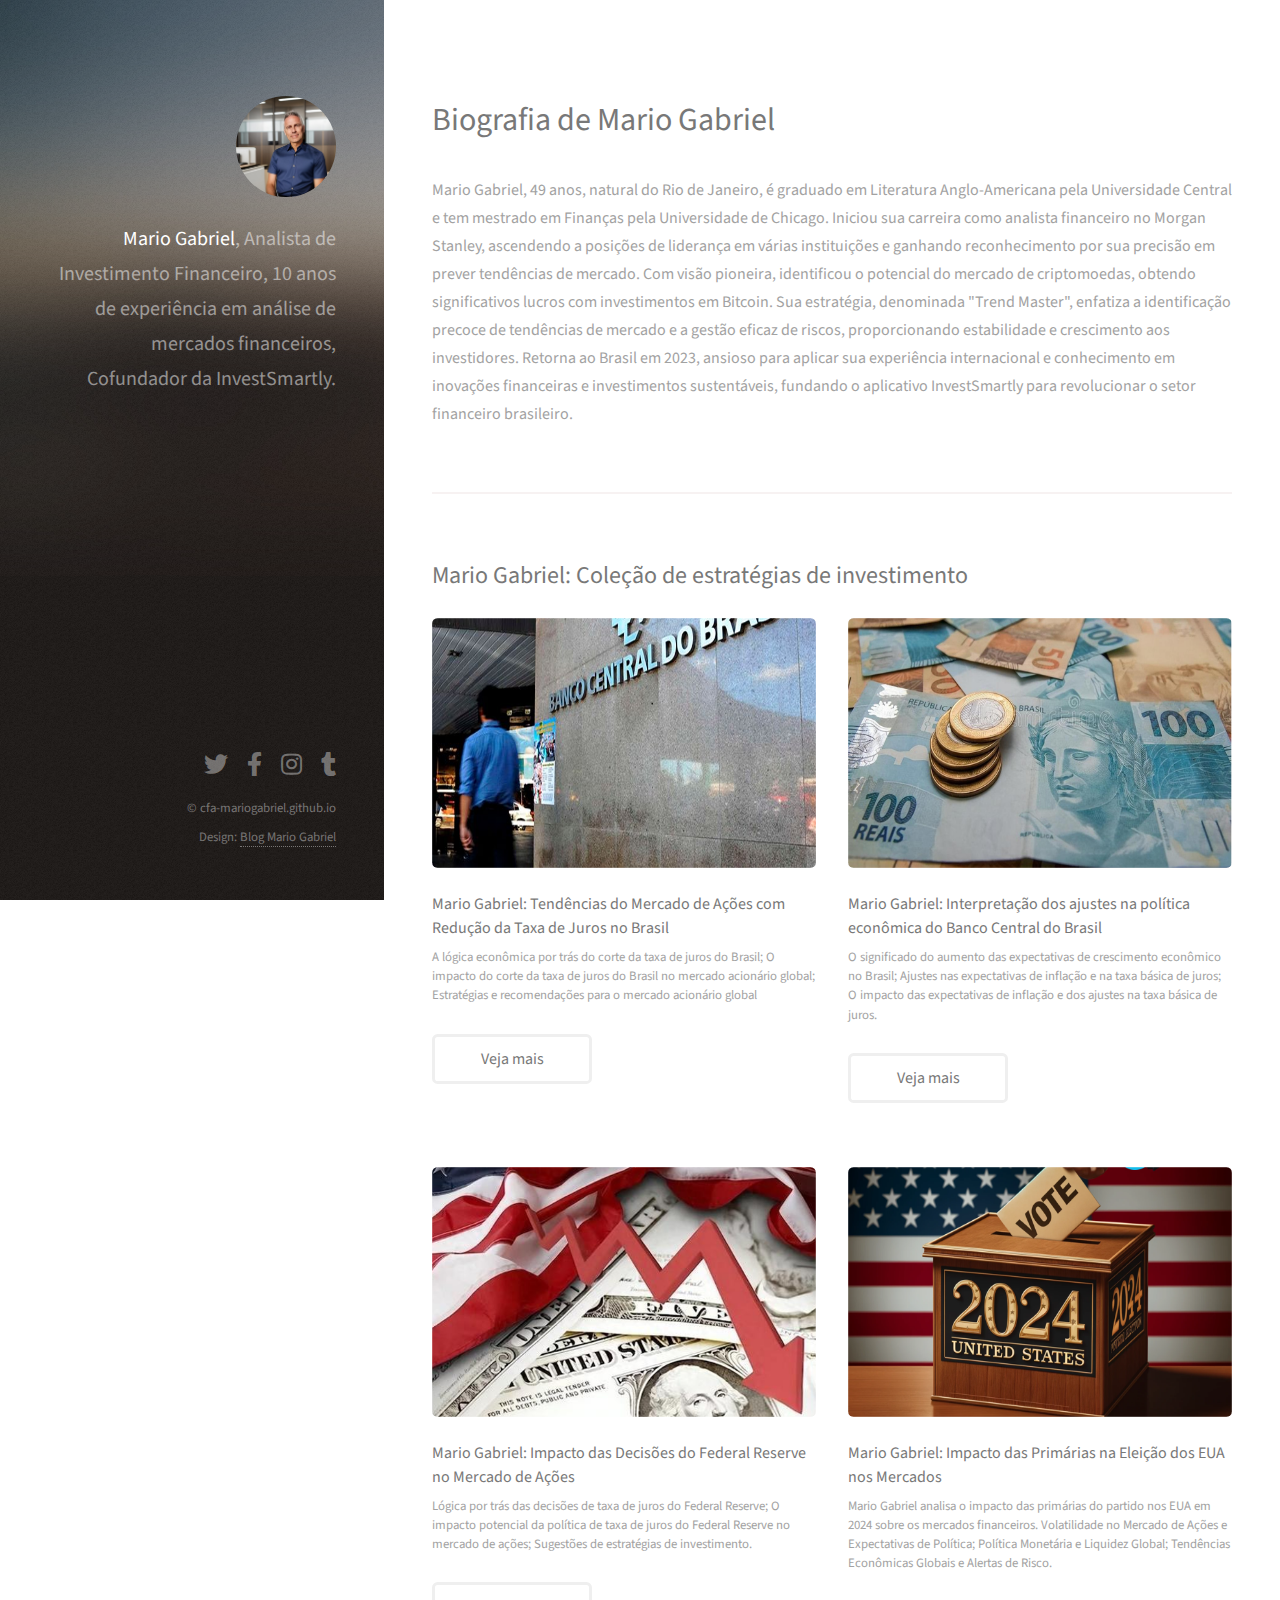
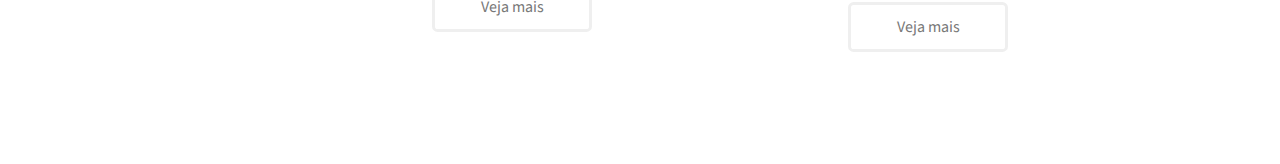
<file: index.html>
<!DOCTYPE HTML>
<html>

<head>
	<title>Mario Gabriel: Analista de Investimento Financeiro</title>
	<meta name="description"
		content="Cobertura de estratégia de investimento continuamente atualizada pelo renomado analista de investimentos financeiros Mario Gabriel." />
	<meta name="keywords"
		content="Mario Gabriel,mario gabriel,Mario Gabriel Financeiro,Mario Gabriel Financial,especialista financeiro,Analista de investimentos" />
	<meta charset="utf-8" />
	<meta name="viewport" content="width=device-width, initial-scale=1, user-scalable=no" />
	<meta name="google-site-verification" content="zdti_x-LSTCwVjxmrMsN_7kCMrT4C1sOMbWSPwr3UBA" />
	<link rel="stylesheet" href="assets/css/main.css" />
	<link rel="icon" href="/images/Mario Gabriel.png" sizes="16x16" />

</head>

<body class="is-preload">

	<!-- Header -->
	<header id="header">
		<div class="inner">
			<a href="/" class="image avatar"><img src="images/Mario Gabriel.png" alt="Mario Gabriel" /></a>
			<h1><strong>Mario Gabriel</strong>, Analista de Investimento Financeiro, <br />
				10 anos de experiência em análise de mercados financeiros, <br />
				Cofundador da InvestSmartly.</h1>
		</div>
	</header>

	<!-- Main -->
	<div id="main">

		<!-- One -->
		<section id="one">
			<header class="major">
				<h2>Biografia de Mario Gabriel</h2>
			</header>
			<p>
				Mario Gabriel, 49 anos, natural do Rio de Janeiro, é graduado em Literatura Anglo-Americana pela
				Universidade Central e tem mestrado em Finanças pela Universidade de Chicago. Iniciou sua carreira como
				analista financeiro no Morgan Stanley, ascendendo a posições de liderança em várias instituições e
				ganhando reconhecimento por sua precisão em prever tendências de mercado. Com visão pioneira,
				identificou o potencial do mercado de criptomoedas, obtendo significativos lucros com investimentos em
				Bitcoin. Sua estratégia, denominada "Trend Master", enfatiza a identificação precoce de tendências de
				mercado e a gestão eficaz de riscos, proporcionando estabilidade e crescimento aos investidores. Retorna
				ao Brasil em 2023, ansioso para aplicar sua experiência internacional e conhecimento em inovações
				financeiras e investimentos sustentáveis, fundando o aplicativo InvestSmartly para revolucionar o setor
				financeiro brasileiro.</p>
			<!--		<ul class="actions">
							<li><a href="#" class="button">Learn More</a></li>
						</ul>-->
		</section>

		<!-- Two -->
		<section id="two">
			<h2>Mario Gabriel: Coleção de estratégias de investimento</h2>
			<div class="row">
				<article class="col-6 col-12-xsmall work-item">
					<a href="https://br.advfn.com/forum/advfn/21263371"><img src="images/picture-ebdox.png"
							class="image fit thumb" alt="Brasil company" width="300" height="250" /></a>
					<!--title 2 lines; p 4 lines;-->
					<h3>Mario Gabriel: Tendências do Mercado de Ações com Redução da Taxa de Juros no Brasil</h3>
					<p>A lógica econômica por trás do corte da taxa de juros do Brasil; O impacto do corte da taxa de
						juros do Brasil no mercado acionário global; Estratégias e recomendações para o mercado
						acionário global</p>
					<br />
					<ul class="actions">
						<li><a href="https://br.advfn.com/forum/advfn/21263371" class="button">Veja mais</a></li>
					</ul>
				</article>
				<article class="col-6 col-12-xsmall work-item">
					<a
						href="/Mario-Gabriel-Interpretação-dos-ajustes-na-política-econômica-do-Banco-Central-do-Brasil.html"><img
							src="images/brazil.png" class="image fit thumb" alt="Brasil" width="300" height="250" /></a>
					<h3>Mario Gabriel: Interpretação dos ajustes na política econômica do Banco Central do Brasil</h3>
					<p>O significado do aumento das expectativas de crescimento econômico no Brasil; Ajustes nas
						expectativas de inflação e na taxa básica de juros; O impacto das expectativas de inflação e dos
						ajustes na taxa básica de juros.</p>
					<br />
					<ul class="actions">
						<li><a href="/Mario-Gabriel-Interpretação-dos-ajustes-na-política-econômica-do-Banco-Central-do-Brasil.html" class="button">Veja mais</a></li>
					</ul>
				</article>
				<article class="col-6 col-12-xsmall work-item">
					<a href="/Mario-Gabriel-Impacto-das-Decisões-do-Federal-Reserve-no-Mercado-de-Ações.html"><img src="images/Mario Gabriel's Analysis.png"
							class="image fit thumb" alt="Brasil company" width="300" height="250" /></a>
					<h3>Mario Gabriel: Impacto das Decisões do Federal Reserve no Mercado de Ações</h3>
					<p>Lógica por trás das decisões de taxa de juros do Federal Reserve; O impacto potencial da política
						de taxa de juros do Federal Reserve no mercado de ações; Sugestões de estratégias de
						investimento.</p>
					<br />
					<ul class="actions">
						<li><a href="/Mario-Gabriel-Impacto-das-Decisões-do-Federal-Reserve-no-Mercado-de-Ações.html" class="button">Veja mais</a></li>
					</ul>
				</article>
				<article class="col-6 col-12-xsmall work-item">
					<a href="/Mario-Gabriel-Impacto-das-Primárias-na-Eleição-dos-EUA-nos-Mercados.html"><img src="images/U.S. Election.png"
							class="image fit thumb" alt="Brasil company" width="300" height="250" /></a>
					<h3>Mario Gabriel: Impacto das Primárias na Eleição dos EUA nos Mercados</h3>
					<p>Mario Gabriel analisa o impacto das primárias do partido nos EUA em 2024 sobre os mercados financeiros. Volatilidade no Mercado de Ações e Expectativas de Política; Política Monetária e Liquidez Global; Tendências Econômicas Globais e Alertas de Risco.</p>
					<br />
					<ul class="actions">
						<li><a href="/Mario-Gabriel-Impacto-das-Primárias-na-Eleição-dos-EUA-nos-Mercados.html" class="button">Veja mais</a></li>
					</ul>
				</article>
			</div>
			<!--<ul class="actions">
							<li><a href="#" class="button">Full Portfolio</a></li>
						</ul> -->
		</section>

		<!-- Three -->
		<!--<section id="three">
						<h2>Get In Touch</h2>
						<p>Accumsan pellentesque commodo blandit enim arcu non at amet id arcu magna. Accumsan orci faucibus id eu lorem semper nunc nisi lorem vulputate lorem neque lorem ipsum dolor.</p>
						<div class="row">
							<div class="col-8 col-12-small">
								<form method="post" action="#">
									<div class="row gtr-uniform gtr-50">
										<div class="col-6 col-12-xsmall"><input type="text" name="name" id="name" placeholder="Name" /></div>
										<div class="col-6 col-12-xsmall"><input type="email" name="email" id="email" placeholder="Email" /></div>
										<div class="col-12"><textarea name="message" id="message" placeholder="Message" rows="4"></textarea></div>
									</div>
								</form>
								<ul class="actions">
									<li><input type="submit" value="Send Message" /></li>
								</ul>
							</div>
							<div class="col-4 col-12-small">
								<ul class="labeled-icons">
									<li>
										<h3 class="icon solid fa-home"><span class="label">Address</span></h3>
										1234 Somewhere Rd.<br />
										Nashville, TN 00000<br />
										United States
									</li>
									<li>
										<h3 class="icon solid fa-mobile-alt"><span class="label">Phone</span></h3>
										000-000-0000
									</li>
									<li>
										<h3 class="icon solid fa-envelope"><span class="label">Email</span></h3>
										<a href="#">hello@untitled.tld</a>
									</li>
								</ul>
							</div>
						</div>
					</section> -->



	</div>

	<!-- Footer -->
	<footer id="footer">
		<div class="inner">
			<ul class="icons">
				<li><a href="https://twitter.com/MarioGabrielCFA" class="icon brands fa-twitter"><span
							class="label">Twitter</span></a></li>
				<li><a href="https://www.facebook.com/cfaMarioGabriel/" class="icon brands fa-facebook-f"><span
							class="label">Facebook</span></a></li>
				<li><a href="https://www.instagram.com/cfamariogabriel/" class="icon brands fa-instagram"><span
							class="label">Instagram</span></a></li>
				<li><a href="https://www.tumblr.com/blog/blog-mariogabriel" class="icon brands fa-tumblr"><span
							class="label">Tumblr</span></a></li>
			</ul>
			<ul class="copyright">
				<li>&copy; cfa-mariogabriel.github.io</li>
				<li>Design: <a href="/">Blog Mario Gabriel</a></li>
			</ul>
		</div>
	</footer>

	<!-- Scripts -->
	<script src="assets/js/jquery.min.js"></script>
	<script src="assets/js/jquery.poptrox.min.js"></script>
	<script src="assets/js/browser.min.js"></script>
	<script src="assets/js/breakpoints.min.js"></script>
	<script src="assets/js/util.js"></script>
	<script src="assets/js/main.js"></script>

</body>

</html>
</file>
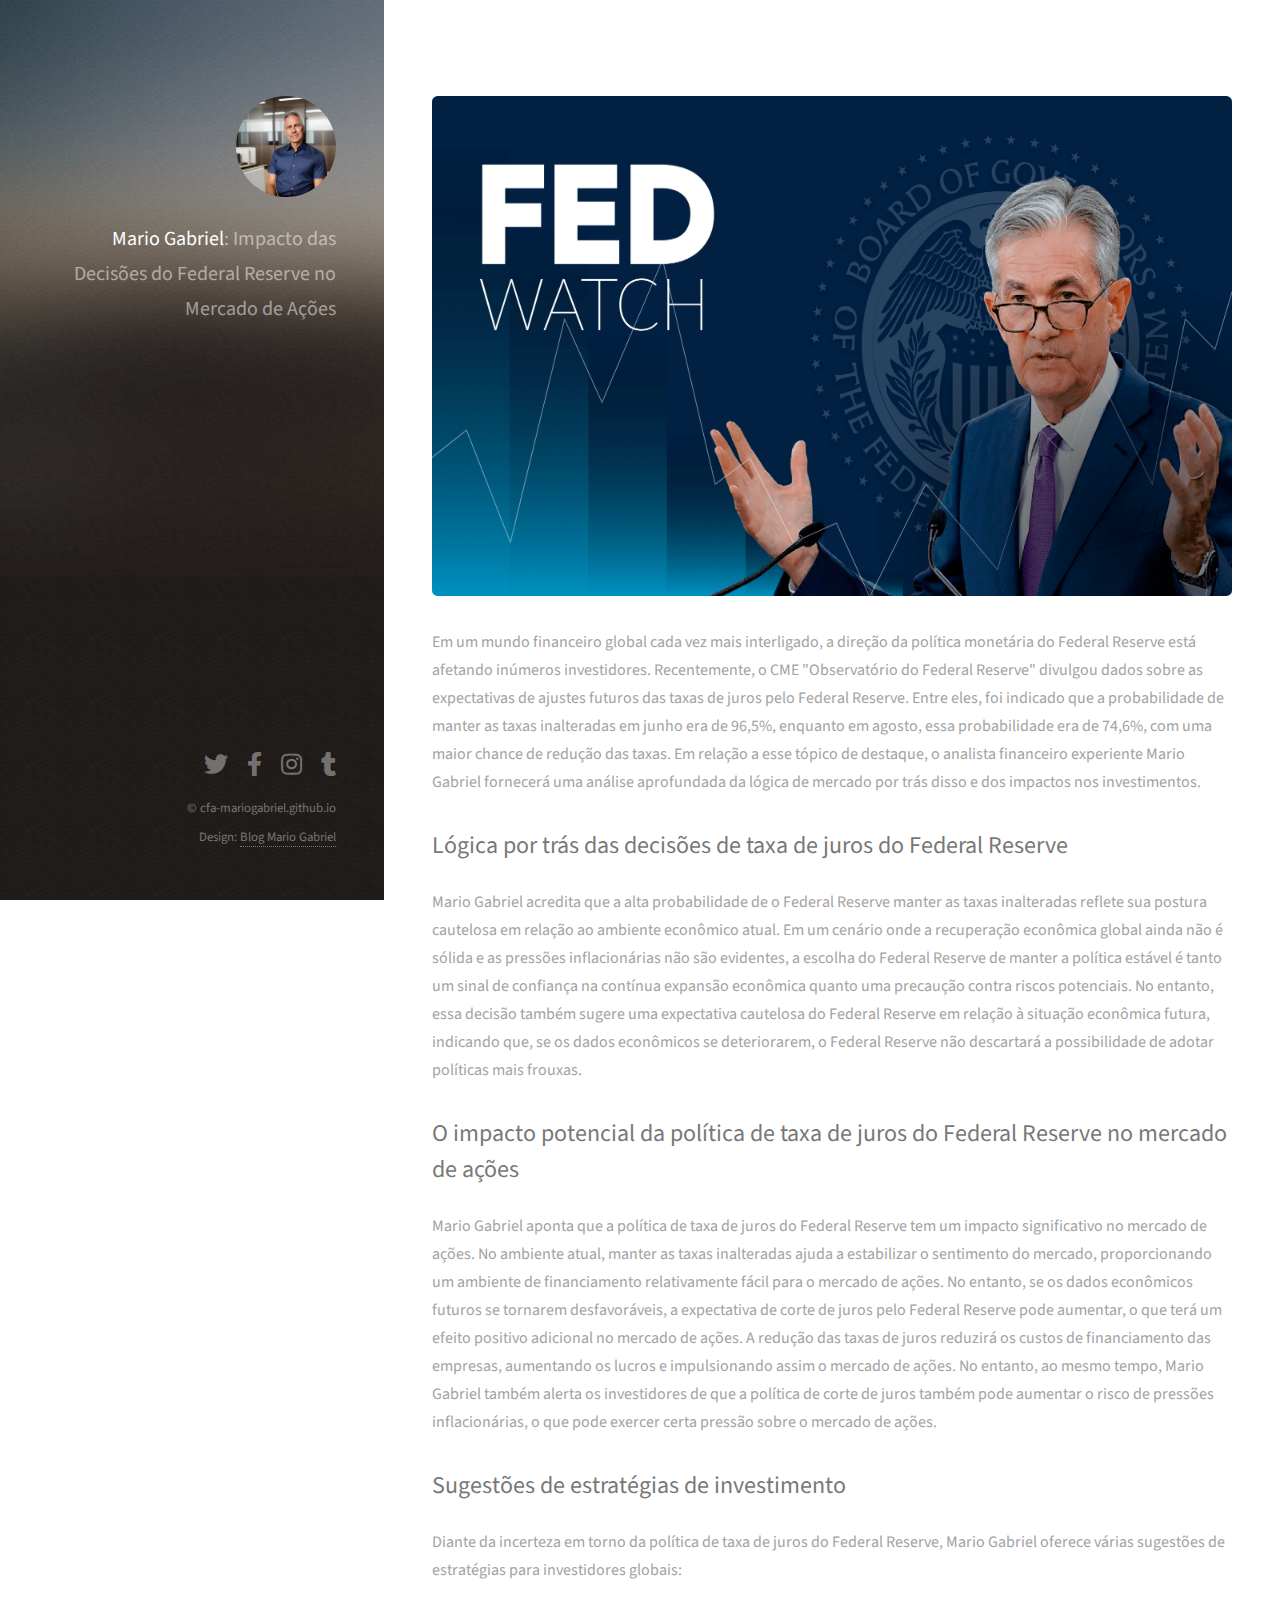
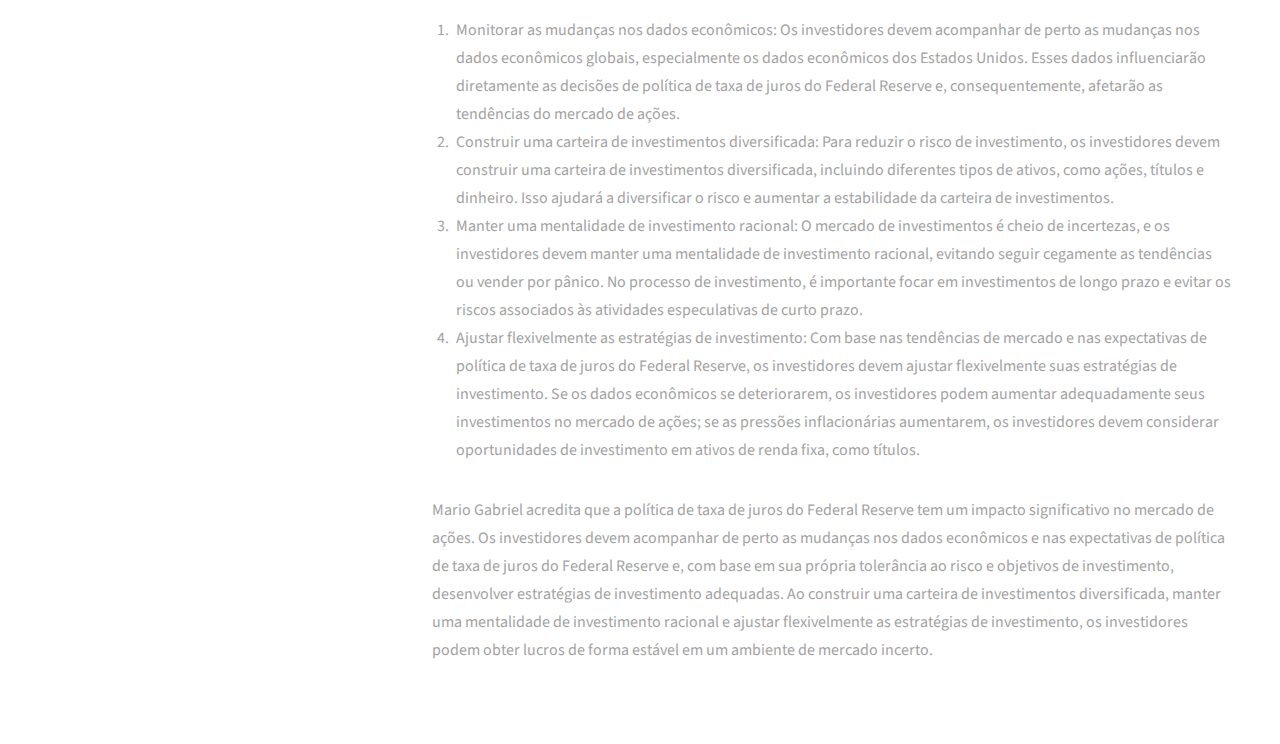
<file: Mario-Gabriel-Impacto-das-Decisões-do-Federal-Reserve-no-Mercado-de-Ações.html>
<!DOCTYPE HTML>
<html>

<head>
	<title>Mario Gabriel: Impacto das Decisões do Federal Reserve no Mercado de Ações</title>
	<meta name="description"
		content="O CME “Fed Watch” publicou sobre o ajuste da taxa de juros futura do Federal Reserve dos dados esperados, que mostram que a probabilidade de manter as taxas de juros inalteradas em junho é de 96,5%, o analista financeiro sênior Mario Gabriel fez uma análise aprofundada da lógica de mercado por trás disso e do impacto sobre o investimento." />
	<meta name="keywords" content="Mario Gabriel,Fed Watch,Interpretação da política" />
	<meta charset="utf-8" />
	<meta name="viewport" content="width=device-width, initial-scale=1, user-scalable=no" />
	<link rel="stylesheet" href="assets/css/main.css" />
	<link rel="icon" href="/images/Mario Gabriel.png" sizes="16x16" />

</head>

<body class="is-preload">

	<!-- Header -->
	<header id="header">
		<div class="inner">
			<a href="/" class="image avatar"><img src="images/Mario Gabriel.png" alt="Mario Gabriel" /></a>
			<h1><strong>Mario Gabriel</strong>: Impacto das Decisões do Federal Reserve no Mercado de Ações</h1>
		</div>
	</header>

	<!-- Main -->
	<div id="main">

		<!-- One -->
		<section id="one">
			<header class="major">
				<img src="/images/FED-Watch.png" class="image fit thumb" width="680" height="500" alt="FED-Watch" />
			</header>
			<p>
				Em um mundo financeiro global cada vez mais interligado, a direção da política monetária do Federal
				Reserve está afetando inúmeros investidores. Recentemente, o CME "Observatório do Federal Reserve"
				divulgou dados sobre as expectativas de ajustes futuros das taxas de juros pelo Federal Reserve. Entre
				eles, foi indicado que a probabilidade de manter as taxas inalteradas em junho era de 96,5%, enquanto em
				agosto, essa probabilidade era de 74,6%, com uma maior chance de redução das taxas. Em relação a esse
				tópico de destaque, o analista financeiro experiente Mario Gabriel fornecerá uma análise aprofundada da
				lógica de mercado por trás disso e dos impactos nos investimentos.</p>
			<h2>Lógica por trás das decisões de taxa de juros do Federal Reserve</h2>
			<p>Mario Gabriel acredita que a alta probabilidade de o Federal Reserve manter as taxas inalteradas reflete
				sua postura cautelosa em relação ao ambiente econômico atual. Em um cenário onde a recuperação econômica
				global ainda não é sólida e as pressões inflacionárias não são evidentes, a escolha do Federal Reserve
				de manter a política estável é tanto um sinal de confiança na contínua expansão econômica quanto uma
				precaução contra riscos potenciais. No entanto, essa decisão também sugere uma expectativa cautelosa do
				Federal Reserve em relação à situação econômica futura, indicando que, se os dados econômicos se
				deteriorarem, o Federal Reserve não descartará a possibilidade de adotar políticas mais frouxas.
			</p>
			<h2>O impacto potencial da política de taxa de juros do Federal Reserve no mercado de ações</h2>
			<p>Mario Gabriel aponta que a política de taxa de juros do Federal Reserve tem um impacto significativo no
				mercado de ações. No ambiente atual, manter as taxas inalteradas ajuda a estabilizar o sentimento do
				mercado, proporcionando um ambiente de financiamento relativamente fácil para o mercado de ações. No
				entanto, se os dados econômicos futuros se tornarem desfavoráveis, a expectativa de corte de juros pelo
				Federal Reserve pode aumentar, o que terá um efeito positivo adicional no mercado de ações. A redução
				das taxas de juros reduzirá os custos de financiamento das empresas, aumentando os lucros e
				impulsionando assim o mercado de ações. No entanto, ao mesmo tempo, Mario Gabriel também alerta os
				investidores de que a política de corte de juros também pode aumentar o risco de pressões
				inflacionárias, o que pode exercer certa pressão sobre o mercado de ações.
			</p>
			<h2>Sugestões de estratégias de investimento</h2>
			<p>Diante da incerteza em torno da política de taxa de juros do Federal Reserve, Mario Gabriel oferece
				várias sugestões de estratégias para investidores globais:</p>
			<ol>
				<li>Monitorar as mudanças nos dados econômicos: Os investidores devem acompanhar de perto as mudanças
					nos dados econômicos globais, especialmente os dados econômicos dos Estados Unidos. Esses dados
					influenciarão diretamente as decisões de política de taxa de juros do Federal Reserve e,
					consequentemente, afetarão as tendências do mercado de ações.</li>
				<li>Construir uma carteira de investimentos diversificada: Para reduzir o risco de investimento, os
					investidores devem construir uma carteira de investimentos diversificada, incluindo diferentes tipos
					de ativos, como ações, títulos e dinheiro. Isso ajudará a diversificar o risco e aumentar a
					estabilidade da carteira de investimentos.</li>
				<li>Manter uma mentalidade de investimento racional: O mercado de investimentos é cheio de incertezas, e
					os investidores devem manter uma mentalidade de investimento racional, evitando seguir cegamente as
					tendências ou vender por pânico. No processo de investimento, é importante focar em investimentos de
					longo prazo e evitar os riscos associados às atividades especulativas de curto prazo.</li>
				<li>Ajustar flexivelmente as estratégias de investimento: Com base nas tendências de mercado e nas
					expectativas de política de taxa de juros do Federal Reserve, os investidores devem ajustar
					flexivelmente suas estratégias de investimento. Se os dados econômicos se deteriorarem, os
					investidores podem aumentar adequadamente seus investimentos no mercado de ações; se as pressões
					inflacionárias aumentarem, os investidores devem considerar oportunidades de investimento em ativos
					de renda fixa, como títulos.</li>
			</ol>
			<p>Mario Gabriel acredita que a política de taxa de juros do Federal Reserve tem um impacto significativo no
				mercado de ações. Os investidores devem acompanhar de perto as mudanças nos dados econômicos e nas
				expectativas de política de taxa de juros do Federal Reserve e, com base em sua própria tolerância ao
				risco e objetivos de investimento, desenvolver estratégias de investimento adequadas. Ao construir uma
				carteira de investimentos diversificada, manter uma mentalidade de investimento racional e ajustar
				flexivelmente as estratégias de investimento, os investidores podem obter lucros de forma estável em um
				ambiente de mercado incerto.</p>


		</section>

		<!-- Footer -->
		<footer id="footer">
			<div class="inner">
				<ul class="icons">
					<li><a href="https://twitter.com/MarioGabrielCFA" class="icon brands fa-twitter"><span
								class="label">Twitter</span></a></li>
					<li><a href="https://www.facebook.com/cfaMarioGabriel/" class="icon brands fa-facebook-f"><span
								class="label">Facebook</span></a></li>
					<li><a href="https://www.instagram.com/cfamariogabriel/" class="icon brands fa-instagram"><span
								class="label">Instagram</span></a></li>
					<li><a href="https://www.tumblr.com/blog/blog-mariogabriel" class="icon brands fa-tumblr"><span
								class="label">Tumblr</span></a></li>
				</ul>
				<ul class="copyright">
					<li>&copy; cfa-mariogabriel.github.io</li>
					<li>Design: <a href="/">Blog Mario Gabriel</a></li>
				</ul>
			</div>
		</footer>

		<!-- Scripts -->
		<script src="assets/js/jquery.min.js"></script>
		<script src="assets/js/jquery.poptrox.min.js"></script>
		<script src="assets/js/browser.min.js"></script>
		<script src="assets/js/breakpoints.min.js"></script>
		<script src="assets/js/util.js"></script>
		<script src="assets/js/main.js"></script>

</body>

</html>
</file>
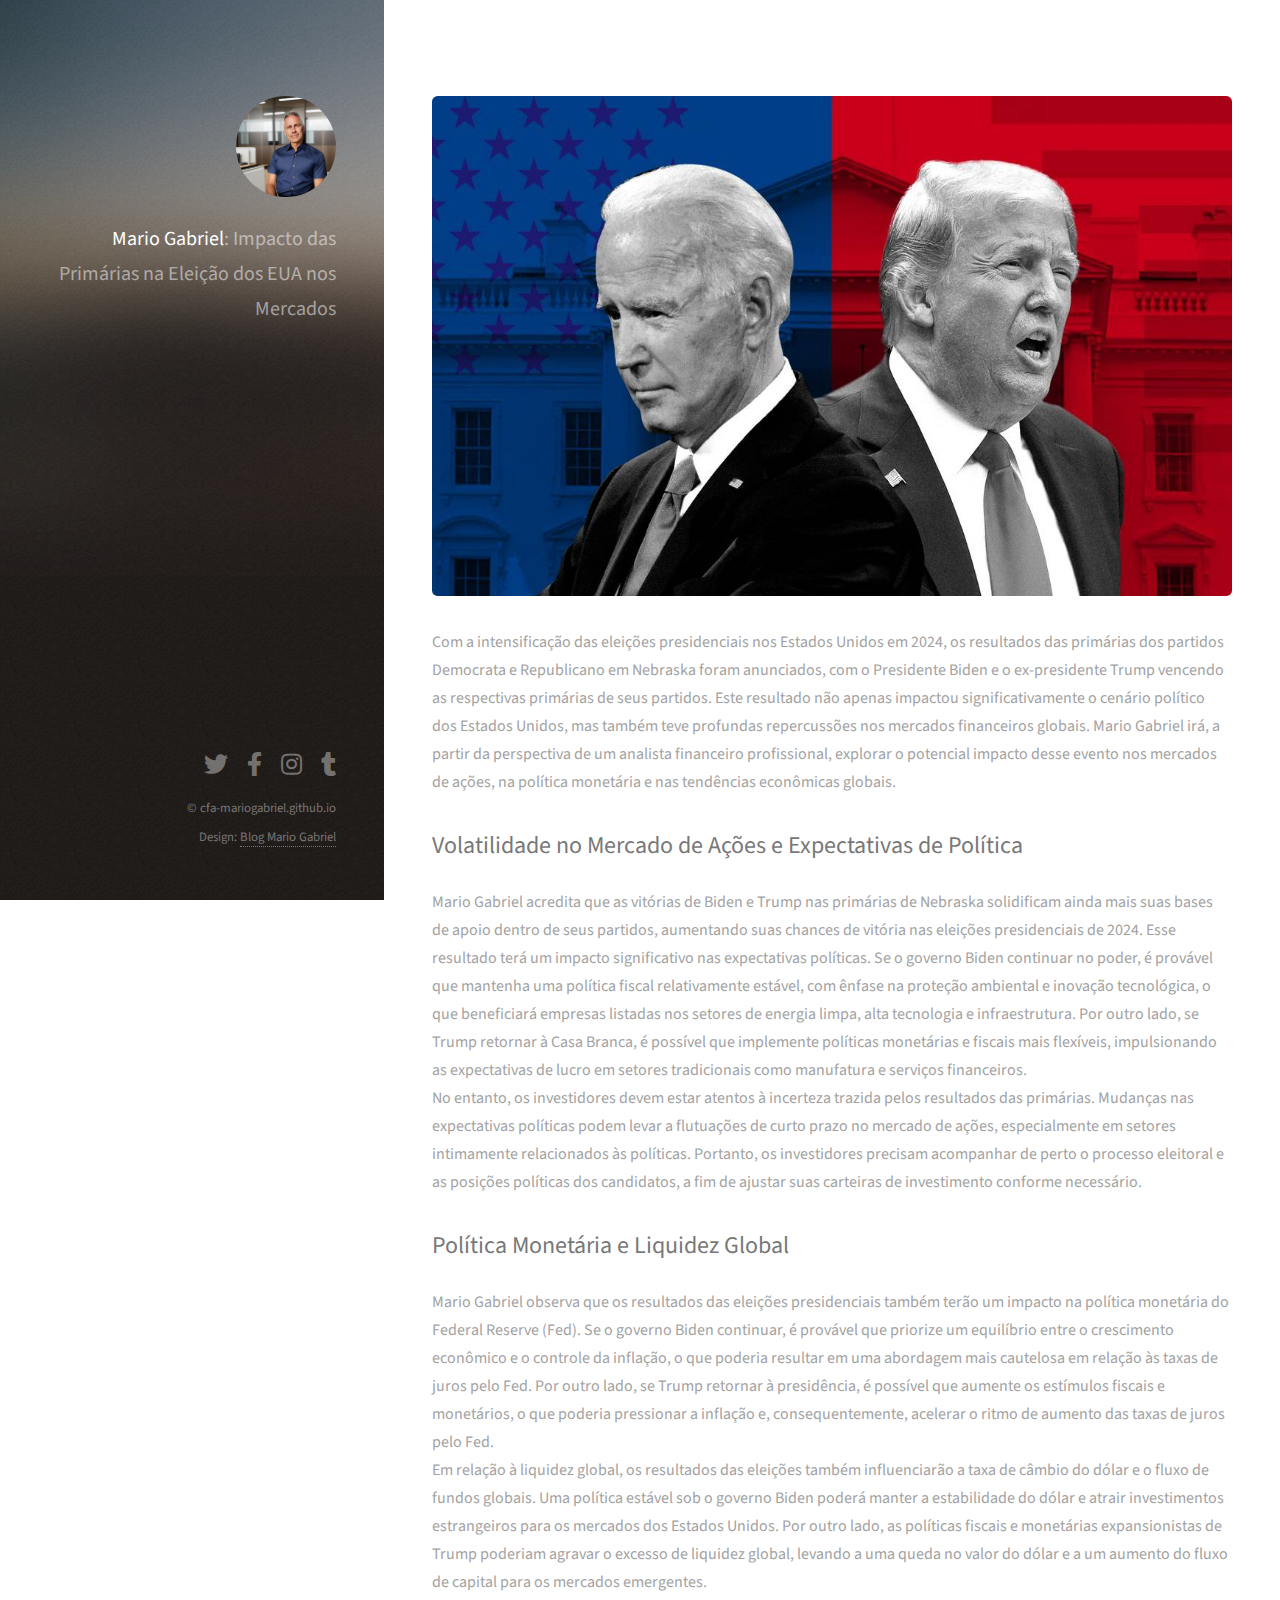
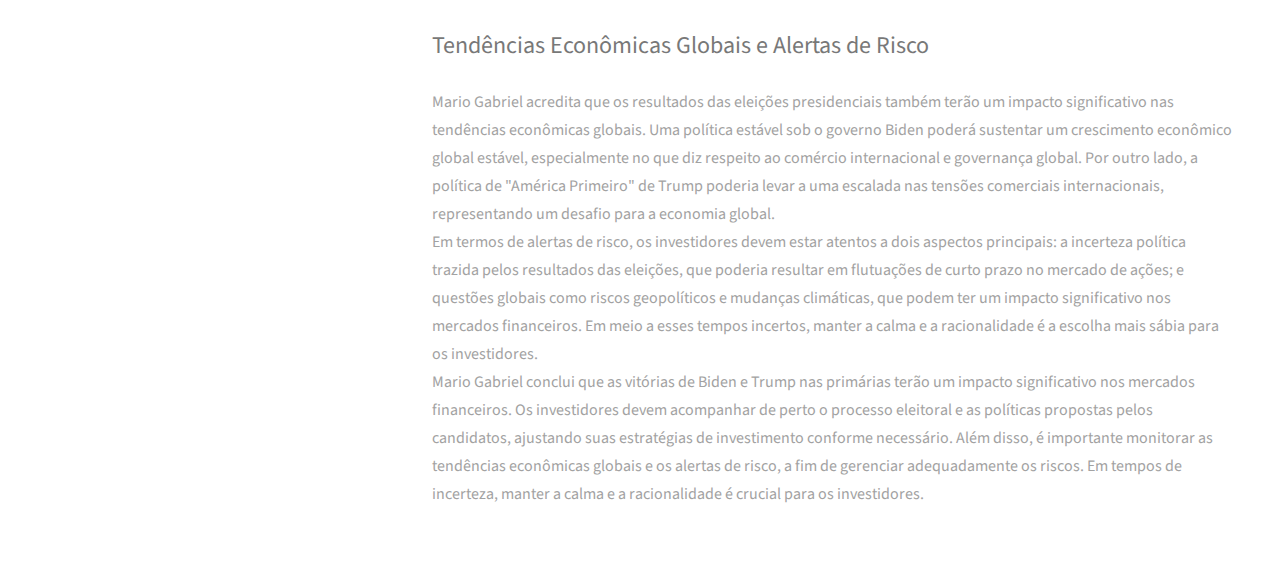
<file: Mario-Gabriel-Impacto-das-Primárias-na-Eleição-dos-EUA-nos-Mercados.html>
<!DOCTYPE HTML>
<html>

<head>
	<title>
		Mario Gabriel: Impacto das Primárias na Eleição dos EUA nos Mercados</title>
	<meta name="description"
		content="Mario Gabriel discute o possível impacto das primárias dos partidos para a eleição presidencial de 2024 nos EUA sobre o mercado de ações, a política monetária e as tendências econômicas globais, a partir da perspectiva de um analista financeiro profissional." />
	<meta name="keywords" content="Mario Gabriel,Eleição presidencial de 2024 nos EUA,tendência do mercado" />
	<meta charset="utf-8" />
	<meta name="viewport" content="width=device-width, initial-scale=1, user-scalable=no" />
	<link rel="stylesheet" href="assets/css/main.css" />
	<link rel="icon" href="/images/Mario Gabriel.png" sizes="16x16" />

</head>

<body class="is-preload">

	<!-- Header -->
	<header id="header">
		<div class="inner">
			<a href="/" class="image avatar"><img src="images/Mario Gabriel.png" alt="Mario Gabriel" /></a>
			<h1><strong>Mario Gabriel</strong>: Impacto das Primárias na Eleição dos EUA nos Mercados</h1>
		</div>
	</header>

	<!-- Main -->
	<div id="main">

		<!-- One -->
		<section id="one">
			<header class="major">
				<img src="/images/abreeleicoes-eua2.jpg" class="image fit thumb" width="680" height="500"
					alt="Biden e Trump" />
			</header>
			<p>
				Com a intensificação das eleições presidenciais nos Estados Unidos em 2024, os resultados das primárias
				dos partidos Democrata e Republicano em Nebraska foram anunciados, com o Presidente Biden e o
				ex-presidente Trump vencendo as respectivas primárias de seus partidos. Este resultado não apenas
				impactou significativamente o cenário político dos Estados Unidos, mas também teve profundas
				repercussões nos mercados financeiros globais. Mario Gabriel irá, a partir da perspectiva de um analista
				financeiro profissional, explorar o potencial impacto desse evento nos mercados de ações, na política
				monetária e nas tendências econômicas globais.</p>
			<h2>Volatilidade no Mercado de Ações e Expectativas de Política</h2>
			<p>Mario Gabriel acredita que as vitórias de Biden e Trump nas primárias de Nebraska solidificam ainda mais
				suas bases de apoio dentro de seus partidos, aumentando suas chances de vitória nas eleições
				presidenciais de 2024. Esse resultado terá um impacto significativo nas expectativas políticas. Se o
				governo Biden continuar no poder, é provável que mantenha uma política fiscal relativamente estável, com
				ênfase na proteção ambiental e inovação tecnológica, o que beneficiará empresas listadas nos setores de
				energia limpa, alta tecnologia e infraestrutura. Por outro lado, se Trump retornar à Casa Branca, é
				possível que implemente políticas monetárias e fiscais mais flexíveis, impulsionando as expectativas de
				lucro em setores tradicionais como manufatura e serviços financeiros.
				<br />
				No entanto, os investidores devem estar atentos à incerteza trazida pelos resultados das primárias.
				Mudanças nas expectativas políticas podem levar a flutuações de curto prazo no mercado de ações,
				especialmente em setores intimamente relacionados às políticas. Portanto, os investidores precisam
				acompanhar de perto o processo eleitoral e as posições políticas dos candidatos, a fim de ajustar suas
				carteiras de investimento conforme necessário.
			</p>
			<h2>Política Monetária e Liquidez Global</h2>
			<p>Mario Gabriel observa que os resultados das eleições presidenciais também terão um impacto na política
				monetária do Federal Reserve (Fed). Se o governo Biden continuar, é provável que priorize um equilíbrio
				entre o crescimento econômico e o controle da inflação, o que poderia resultar em uma abordagem mais
				cautelosa em relação às taxas de juros pelo Fed. Por outro lado, se Trump retornar à presidência, é
				possível que aumente os estímulos fiscais e monetários, o que poderia pressionar a inflação e,
				consequentemente, acelerar o ritmo de aumento das taxas de juros pelo Fed.
				<br />
				Em relação à liquidez global, os resultados das eleições também influenciarão a taxa de câmbio do dólar
				e o fluxo de fundos globais. Uma política estável sob o governo Biden poderá manter a estabilidade do
				dólar e atrair investimentos estrangeiros para os mercados dos Estados Unidos. Por outro lado, as
				políticas fiscais e monetárias expansionistas de Trump poderiam agravar o excesso de liquidez global,
				levando a uma queda no valor do dólar e a um aumento do fluxo de capital para os mercados emergentes.
			</p>
			<h2>Tendências Econômicas Globais e Alertas de Risco</h2>
			<p>Mario Gabriel acredita que os resultados das eleições presidenciais também terão um impacto significativo
				nas tendências econômicas globais. Uma política estável sob o governo Biden poderá sustentar um
				crescimento econômico global estável, especialmente no que diz respeito ao comércio internacional e
				governança global. Por outro lado, a política de "América Primeiro" de Trump poderia levar a uma
				escalada nas tensões comerciais internacionais, representando um desafio para a economia global.
				<br />
				Em termos de alertas de risco, os investidores devem estar atentos a dois aspectos principais: a
				incerteza política trazida pelos resultados das eleições, que poderia resultar em flutuações de curto
				prazo no mercado de ações; e questões globais como riscos geopolíticos e mudanças climáticas, que podem
				ter um impacto significativo nos mercados financeiros. Em meio a esses tempos incertos, manter a calma e
				a racionalidade é a escolha mais sábia para os investidores.
				<br />
				Mario Gabriel conclui que as vitórias de Biden e Trump nas primárias terão um impacto significativo nos
				mercados financeiros. Os investidores devem acompanhar de perto o processo eleitoral e as políticas
				propostas pelos candidatos, ajustando suas estratégias de investimento conforme necessário. Além disso,
				é importante monitorar as tendências econômicas globais e os alertas de risco, a fim de gerenciar
				adequadamente os riscos. Em tempos de incerteza, manter a calma e a racionalidade é crucial para os
				investidores.
			</p>

		</section>

		<!-- Footer -->
		<footer id="footer">
			<div class="inner">
				<ul class="icons">
					<li><a href="https://twitter.com/MarioGabrielCFA" class="icon brands fa-twitter"><span
								class="label">Twitter</span></a></li>
					<li><a href="https://www.facebook.com/cfaMarioGabriel/" class="icon brands fa-facebook-f"><span
								class="label">Facebook</span></a></li>
					<li><a href="https://www.instagram.com/cfamariogabriel/" class="icon brands fa-instagram"><span
								class="label">Instagram</span></a></li>
					<li><a href="https://www.tumblr.com/blog/blog-mariogabriel" class="icon brands fa-tumblr"><span
								class="label">Tumblr</span></a></li>
				</ul>
				<ul class="copyright">
					<li>&copy; cfa-mariogabriel.github.io</li>
					<li>Design: <a href="/">Blog Mario Gabriel</a></li>
				</ul>
			</div>
		</footer>

		<!-- Scripts -->
		<script src="assets/js/jquery.min.js"></script>
		<script src="assets/js/jquery.poptrox.min.js"></script>
		<script src="assets/js/browser.min.js"></script>
		<script src="assets/js/breakpoints.min.js"></script>
		<script src="assets/js/util.js"></script>
		<script src="assets/js/main.js"></script>

</body>

</html>
</file>
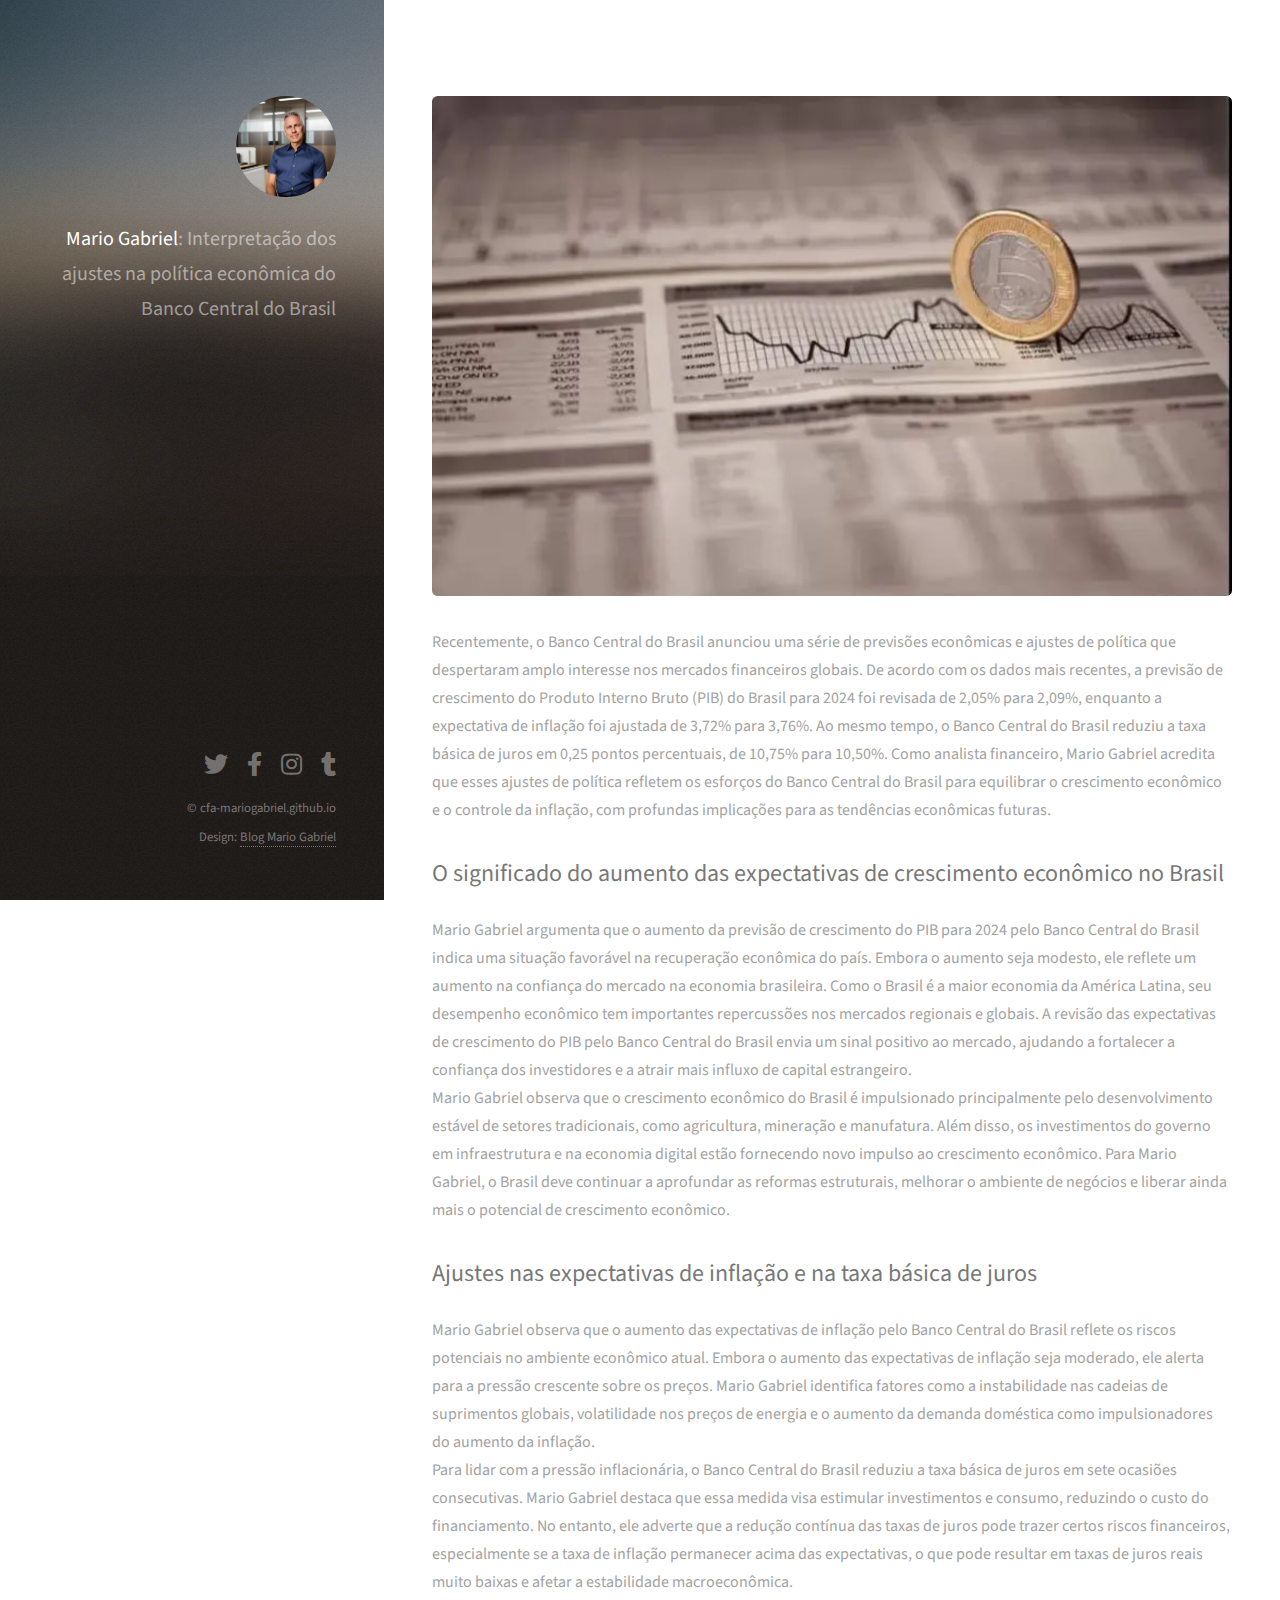
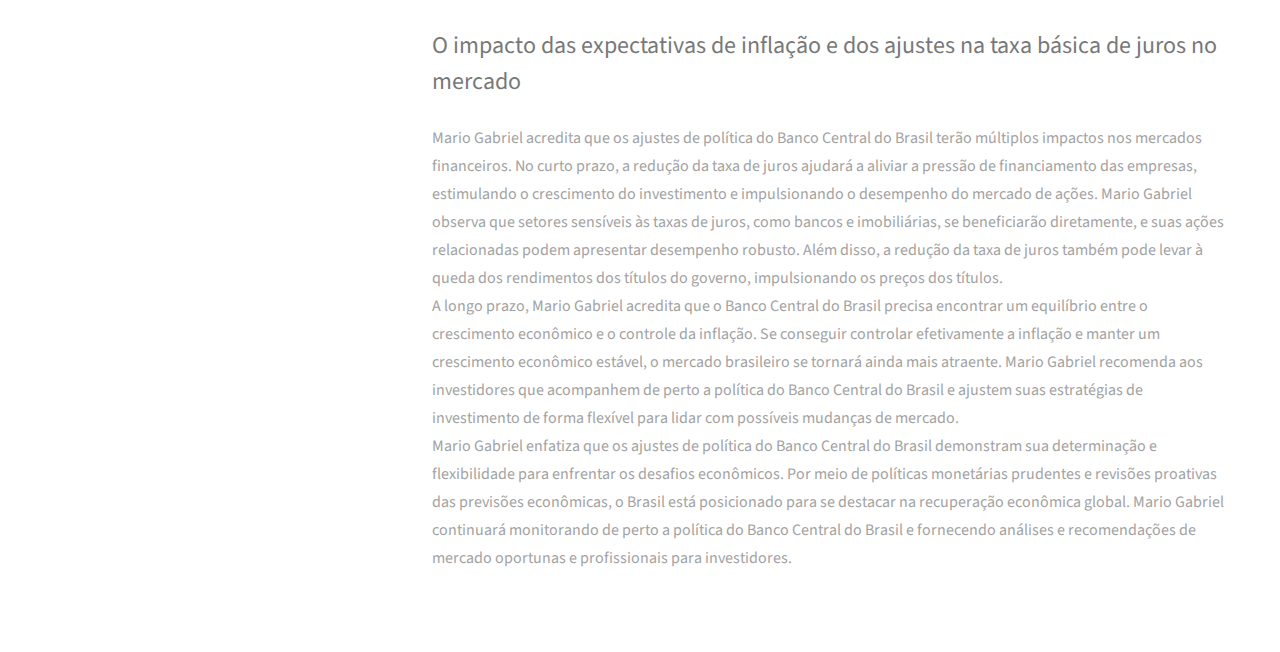
<file: Mario-Gabriel-Interpretação-dos-ajustes-na-política-econômica-do-Banco-Central-do-Brasil.html>
<!DOCTYPE HTML>
<html>

<head>
	<title>Mario Gabriel: Interpretação dos ajustes na política econômica do Banco Central do Brasil</title>
	<meta name="description"
		content="O Banco Central do Brasil divulgou uma série de previsões econômicas e ajustes de políticas que atraíram ampla atenção dos mercados financeiros globais, conforme explicado pelo analista financeiro sênior Mario Gabriel." />
	<meta name="keywords" content="Mario Gabriel,Banco Central do Brasil,Interpretação da política" />
	<meta charset="utf-8" />
	<meta name="viewport" content="width=device-width, initial-scale=1, user-scalable=no" />
	<link rel="stylesheet" href="assets/css/main.css" />
	<link rel="icon" href="/images/Mario Gabriel.png" sizes="16x16" />

</head>

<body class="is-preload">

	<!-- Header -->
	<header id="header">
		<div class="inner">
			<a href="/" class="image avatar"><img src="images/Mario Gabriel.png" alt="Mario Gabriel" /></a>
			<h1><strong>Mario Gabriel</strong>: Interpretação dos ajustes na política econômica do Banco Central do
				Brasil</h1>
		</div>
	</header>

	<!-- Main -->
	<div id="main">

		<!-- One -->
		<section id="one">
			<header class="major">
				<img src="/images/Banco Central do Brasil.jpg" class="image fit thumb" width="680" height="500" alt="Banco Central do Brasil" />
			</header>
			<p>
				Recentemente, o Banco Central do Brasil anunciou uma série de previsões econômicas e ajustes de política
				que despertaram amplo interesse nos mercados financeiros globais. De acordo com os dados mais recentes,
				a previsão de crescimento do Produto Interno Bruto (PIB) do Brasil para 2024 foi revisada de 2,05% para
				2,09%, enquanto a expectativa de inflação foi ajustada de 3,72% para 3,76%. Ao mesmo tempo, o Banco
				Central do Brasil reduziu a taxa básica de juros em 0,25 pontos percentuais, de 10,75% para 10,50%. Como
				analista financeiro, Mario Gabriel acredita que esses ajustes de política refletem os esforços do Banco
				Central do Brasil para equilibrar o crescimento econômico e o controle da inflação, com profundas
				implicações para as tendências econômicas futuras.</p>
			<h2>O significado do aumento das expectativas de crescimento econômico no Brasil</h2>
			<p>Mario Gabriel argumenta que o aumento da previsão de crescimento do PIB para 2024 pelo Banco Central do
				Brasil indica uma situação favorável na recuperação econômica do país. Embora o aumento seja modesto,
				ele reflete um aumento na confiança do mercado na economia brasileira. Como o Brasil é a maior economia
				da América Latina, seu desempenho econômico tem importantes repercussões nos mercados regionais e
				globais. A revisão das expectativas de crescimento do PIB pelo Banco Central do Brasil envia um sinal
				positivo ao mercado, ajudando a fortalecer a confiança dos investidores e a atrair mais influxo de
				capital estrangeiro.
				<br />
				Mario Gabriel observa que o crescimento econômico do Brasil é impulsionado principalmente pelo
				desenvolvimento estável de setores tradicionais, como agricultura, mineração e manufatura. Além disso,
				os investimentos do governo em infraestrutura e na economia digital estão fornecendo novo impulso ao
				crescimento econômico. Para Mario Gabriel, o Brasil deve continuar a aprofundar as reformas estruturais,
				melhorar o ambiente de negócios e liberar ainda mais o potencial de crescimento econômico.
			</p>
			<h2>Ajustes nas expectativas de inflação e na taxa básica de juros</h2>
			<p>Mario Gabriel observa que o aumento das expectativas de inflação pelo Banco Central do Brasil reflete os
				riscos potenciais no ambiente econômico atual. Embora o aumento das expectativas de inflação seja
				moderado, ele alerta para a pressão crescente sobre os preços. Mario Gabriel identifica fatores como a
				instabilidade nas cadeias de suprimentos globais, volatilidade nos preços de energia e o aumento da
				demanda doméstica como impulsionadores do aumento da inflação.
				<br />
				Para lidar com a pressão inflacionária, o Banco Central do Brasil reduziu a taxa básica de juros em sete
				ocasiões consecutivas. Mario Gabriel destaca que essa medida visa estimular investimentos e consumo,
				reduzindo o custo do financiamento. No entanto, ele adverte que a redução contínua das taxas de juros
				pode trazer certos riscos financeiros, especialmente se a taxa de inflação permanecer acima das
				expectativas, o que pode resultar em taxas de juros reais muito baixas e afetar a estabilidade
				macroeconômica.
			</p>
			<h2>O impacto das expectativas de inflação e dos ajustes na taxa básica de juros no mercado</h2>
			<p>Mario Gabriel acredita que os ajustes de política do Banco Central do Brasil terão múltiplos impactos nos
				mercados financeiros. No curto prazo, a redução da taxa de juros ajudará a aliviar a pressão de
				financiamento das empresas, estimulando o crescimento do investimento e impulsionando o desempenho do
				mercado de ações. Mario Gabriel observa que setores sensíveis às taxas de juros, como bancos e
				imobiliárias, se beneficiarão diretamente, e suas ações relacionadas podem apresentar desempenho
				robusto. Além disso, a redução da taxa de juros também pode levar à queda dos rendimentos dos títulos do
				governo, impulsionando os preços dos títulos.
				<br />
				A longo prazo, Mario Gabriel acredita que o Banco Central do Brasil precisa encontrar um equilíbrio
				entre o crescimento econômico e o controle da inflação. Se conseguir controlar efetivamente a inflação e
				manter um crescimento econômico estável, o mercado brasileiro se tornará ainda mais atraente. Mario
				Gabriel recomenda aos investidores que acompanhem de perto a política do Banco Central do Brasil e
				ajustem suas estratégias de investimento de forma flexível para lidar com possíveis mudanças de mercado.
				<br />
				Mario Gabriel enfatiza que os ajustes de política do Banco Central do Brasil demonstram sua determinação
				e flexibilidade para enfrentar os desafios econômicos. Por meio de políticas monetárias prudentes e
				revisões proativas das previsões econômicas, o Brasil está posicionado para se destacar na recuperação
				econômica global. Mario Gabriel continuará monitorando de perto a política do Banco Central do Brasil e
				fornecendo análises e recomendações de mercado oportunas e profissionais para investidores.
			</p>

		</section>

		<!-- Footer -->
		<footer id="footer">
			<div class="inner">
				<ul class="icons">
					<li><a href="https://twitter.com/MarioGabrielCFA" class="icon brands fa-twitter"><span
								class="label">Twitter</span></a></li>
					<li><a href="https://www.facebook.com/cfaMarioGabriel/" class="icon brands fa-facebook-f"><span
								class="label">Facebook</span></a></li>
					<li><a href="https://www.instagram.com/cfamariogabriel/" class="icon brands fa-instagram"><span
								class="label">Instagram</span></a></li>
					<li><a href="https://www.tumblr.com/blog/blog-mariogabriel" class="icon brands fa-tumblr"><span
								class="label">Tumblr</span></a></li>
				</ul>
				<ul class="copyright">
					<li>&copy; cfa-mariogabriel.github.io</li>
					<li>Design: <a href="/">Blog Mario Gabriel</a></li>
				</ul>
			</div>
		</footer>

		<!-- Scripts -->
		<script src="assets/js/jquery.min.js"></script>
		<script src="assets/js/jquery.poptrox.min.js"></script>
		<script src="assets/js/browser.min.js"></script>
		<script src="assets/js/breakpoints.min.js"></script>
		<script src="assets/js/util.js"></script>
		<script src="assets/js/main.js"></script>

</body>

</html>
</file>
<file: assets/css/main.css>
@import url("fontawesome-all.min.css");
@import url("https://fonts.googleapis.com/css?family=Source+Sans+Pro:400,400italic");

/*
	Strata by HTML5 UP
	html5up.net | @ajlkn
	Free for personal and commercial use under the CCA 3.0 license (html5up.net/license)
*/

html, body, div, span, applet, object,
iframe, h1, h2, h3, h4, h5, h6, p, blockquote,
pre, a, abbr, acronym, address, big, cite,
code, del, dfn, em, img, ins, kbd, q, s, samp,
small, strike, strong, sub, sup, tt, var, b,
u, i, center, dl, dt, dd, ol, ul, li, fieldset,
form, label, legend, table, caption, tbody,
tfoot, thead, tr, th, td, article, aside,
canvas, details, embed, figure, figcaption,
footer, header, hgroup, menu, nav, output, ruby,
section, summary, time, mark, audio, video {
	margin: 0;
	padding: 0;
	border: 0;
	font-size: 100%;
	font: inherit;
	vertical-align: baseline;}

article, aside, details, figcaption, figure,
footer, header, hgroup, menu, nav, section {
	display: block;}

body {
	line-height: 1;
}

ol, ul {
	list-style: none;
}

blockquote, q {
	quotes: none;
}

	blockquote:before, blockquote:after, q:before, q:after {
		content: '';
		content: none;
	}

table {
	border-collapse: collapse;
	border-spacing: 0;
}

body {
	-webkit-text-size-adjust: none;
}

mark {
	background-color: transparent;
	color: inherit;
}

input::-moz-focus-inner {
	border: 0;
	padding: 0;
}

input, select, textarea {
	-moz-appearance: none;
	-webkit-appearance: none;
	-ms-appearance: none;
	appearance: none;
}

/* Basic */

	html {
		box-sizing: border-box;
	}

	*, *:before, *:after {
		box-sizing: inherit;
	}

	body {
		background: #fff;
	}

		body.is-preload *, body.is-preload *:before, body.is-preload *:after {
			-moz-animation: none !important;
			-webkit-animation: none !important;
			-ms-animation: none !important;
			animation: none !important;
			-moz-transition: none !important;
			-webkit-transition: none !important;
			-ms-transition: none !important;
			transition: none !important;
		}

	body, input, select, textarea {
		color: #a2a2a2;
		font-family: "Source Sans Pro", Helvetica, sans-serif;
		font-size: 16pt;
		font-weight: 400;
		line-height: 1.75em;
	}

	a {
		-moz-transition: color 0.2s ease-in-out, border-color 0.2s ease-in-out;
		-webkit-transition: color 0.2s ease-in-out, border-color 0.2s ease-in-out;
		-ms-transition: color 0.2s ease-in-out, border-color 0.2s ease-in-out;
		transition: color 0.2s ease-in-out, border-color 0.2s ease-in-out;
		border-bottom: dotted 1px;
		color: #49bf9d;
		text-decoration: none;
	}

		a:hover {
			border-bottom-color: transparent;
			color: #49bf9d !important;
			text-decoration: none;
		}

	strong, b {
		color: #787878;
		font-weight: 400;
	}

	em, i {
		font-style: italic;
	}

	p {
		margin: 0 0 2em 0;
	}

	h1, h2, h3, h4, h5, h6 {
		color: #787878;
		font-weight: 400;
		line-height: 1em;
		margin: 0 0 1em 0;
	}

		h1 a, h2 a, h3 a, h4 a, h5 a, h6 a {
			color: inherit;
			text-decoration: none;
		}

	h1 {
		font-size: 2em;
		line-height: 1.5em;
	}

	h2 {
		font-size: 1.5em;
		line-height: 1.5em;
	}

	h3 {
		font-size: 1.25em;
		line-height: 1.5em;
	}

	h4 {
		font-size: 1.1em;
		line-height: 1.5em;
	}

	h5 {
		font-size: 0.9em;
		line-height: 1.5em;
	}

	h6 {
		font-size: 0.7em;
		line-height: 1.5em;
	}

	sub {
		font-size: 0.8em;
		position: relative;
		top: 0.5em;
	}

	sup {
		font-size: 0.8em;
		position: relative;
		top: -0.5em;
	}

	hr {
		border: 0;
		border-bottom: solid 2px #efefef;
		margin: 2em 0;
	}

		hr.major {
			margin: 3em 0;
		}

	blockquote {
		border-left: solid 6px #efefef;
		font-style: italic;
		margin: 0 0 2em 0;
		padding: 0.5em 0 0.5em 1.5em;
	}

	code {
		background: #f7f7f7;
		border-radius: 0.35em;
		border: solid 2px #efefef;
		font-family: "Courier New", monospace;
		font-size: 0.9em;
		margin: 0 0.25em;
		padding: 0.25em 0.65em;
	}

	pre {
		-webkit-overflow-scrolling: touch;
		font-family: "Courier New", monospace;
		font-size: 0.9em;
		margin: 0 0 2em 0;
	}

		pre code {
			display: block;
			line-height: 1.75em;
			padding: 1em 1.5em;
			overflow-x: auto;
		}

	.align-left {
		text-align: left;
	}

	.align-center {
		text-align: center;
	}

	.align-right {
		text-align: right;
	}

/* Container */

	.container {
		margin: 0 auto;
		max-width: calc(100% - 4em);
		width: 100%;
	}

		.container.xsmall {
			width: 25%;
		}

		.container.small {
			width: 50%;
		}

		.container.medium {
			width: 75%;
		}

		.container.large {
			width: 125%;
		}

		.container.xlarge {
			width: 150%;
		}

		.container.max {
			width: 100%;
		}

		@media screen and (max-width: 980px) {

			.container {
				width: 100% !important;
				max-width: 100% !important;
			}

		}

		@media screen and (max-width: 480px) {

			.container {
				max-width: calc(100% - 3em);
			}

		}

/* Row */

	.row {
		display: flex;
		flex-wrap: wrap;
		box-sizing: border-box;
		align-items: stretch;
	}

		.row > * {
			box-sizing: border-box;
		}

		.row.gtr-uniform > * > :last-child {
			margin-bottom: 0;
		}

		.row.aln-left {
			justify-content: flex-start;
		}

		.row.aln-center {
			justify-content: center;
		}

		.row.aln-right {
			justify-content: flex-end;
		}

		.row.aln-top {
			align-items: flex-start;
		}

		.row.aln-middle {
			align-items: center;
		}

		.row.aln-bottom {
			align-items: flex-end;
		}

		.row > .imp {
			order: -1;
		}

		.row > .col-1 {
			width: 8.33333%;
		}

		.row > .off-1 {
			margin-left: 8.33333%;
		}

		.row > .col-2 {
			width: 16.66667%;
		}

		.row > .off-2 {
			margin-left: 16.66667%;
		}

		.row > .col-3 {
			width: 25%;
		}

		.row > .off-3 {
			margin-left: 25%;
		}

		.row > .col-4 {
			width: 33.33333%;
		}

		.row > .off-4 {
			margin-left: 33.33333%;
		}

		.row > .col-5 {
			width: 41.66667%;
		}

		.row > .off-5 {
			margin-left: 41.66667%;
		}

		.row > .col-6 {
			width: 50%;
		}

		.row > .off-6 {
			margin-left: 50%;
		}

		.row > .col-7 {
			width: 58.33333%;
		}

		.row > .off-7 {
			margin-left: 58.33333%;
		}

		.row > .col-8 {
			width: 66.66667%;
		}

		.row > .off-8 {
			margin-left: 66.66667%;
		}

		.row > .col-9 {
			width: 75%;
		}

		.row > .off-9 {
			margin-left: 75%;
		}

		.row > .col-10 {
			width: 83.33333%;
		}

		.row > .off-10 {
			margin-left: 83.33333%;
		}

		.row > .col-11 {
			width: 91.66667%;
		}

		.row > .off-11 {
			margin-left: 91.66667%;
		}

		.row > .col-12 {
			width: 100%;
		}

		.row > .off-12 {
			margin-left: 100%;
		}

		.row.gtr-0 {
			margin-top: 0;
			margin-left: 0em;
		}

			.row.gtr-0 > * {
				padding: 0 0 0 0em;
			}

			.row.gtr-0.gtr-uniform {
				margin-top: 0em;
			}

				.row.gtr-0.gtr-uniform > * {
					padding-top: 0em;
				}

		.row.gtr-25 {
			margin-top: 0;
			margin-left: -0.625em;
		}

			.row.gtr-25 > * {
				padding: 0 0 0 0.625em;
			}

			.row.gtr-25.gtr-uniform {
				margin-top: -0.625em;
			}

				.row.gtr-25.gtr-uniform > * {
					padding-top: 0.625em;
				}

		.row.gtr-50 {
			margin-top: 0;
			margin-left: -1.25em;
		}

			.row.gtr-50 > * {
				padding: 0 0 0 1.25em;
			}

			.row.gtr-50.gtr-uniform {
				margin-top: -1.25em;
			}

				.row.gtr-50.gtr-uniform > * {
					padding-top: 1.25em;
				}

		.row {
			margin-top: 0;
			margin-left: -2.5em;
		}

			.row > * {
				padding: 0 0 0 2.5em;
			}

			.row.gtr-uniform {
				margin-top: -2.5em;
			}

				.row.gtr-uniform > * {
					padding-top: 2.5em;
				}

		.row.gtr-150 {
			margin-top: 0;
			margin-left: -3.75em;
		}

			.row.gtr-150 > * {
				padding: 0 0 0 3.75em;
			}

			.row.gtr-150.gtr-uniform {
				margin-top: -3.75em;
			}

				.row.gtr-150.gtr-uniform > * {
					padding-top: 3.75em;
				}

		.row.gtr-200 {
			margin-top: 0;
			margin-left: -5em;
		}

			.row.gtr-200 > * {
				padding: 0 0 0 5em;
			}

			.row.gtr-200.gtr-uniform {
				margin-top: -5em;
			}

				.row.gtr-200.gtr-uniform > * {
					padding-top: 5em;
				}

		@media screen and (max-width: 1800px) {

			.row {
				display: flex;
				flex-wrap: wrap;
				box-sizing: border-box;
				align-items: stretch;
			}

				.row > * {
					box-sizing: border-box;
				}

				.row.gtr-uniform > * > :last-child {
					margin-bottom: 0;
				}

				.row.aln-left {
					justify-content: flex-start;
				}

				.row.aln-center {
					justify-content: center;
				}

				.row.aln-right {
					justify-content: flex-end;
				}

				.row.aln-top {
					align-items: flex-start;
				}

				.row.aln-middle {
					align-items: center;
				}

				.row.aln-bottom {
					align-items: flex-end;
				}

				.row > .imp-xlarge {
					order: -1;
				}

				.row > .col-1-xlarge {
					width: 8.33333%;
				}

				.row > .off-1-xlarge {
					margin-left: 8.33333%;
				}

				.row > .col-2-xlarge {
					width: 16.66667%;
				}

				.row > .off-2-xlarge {
					margin-left: 16.66667%;
				}

				.row > .col-3-xlarge {
					width: 25%;
				}

				.row > .off-3-xlarge {
					margin-left: 25%;
				}

				.row > .col-4-xlarge {
					width: 33.33333%;
				}

				.row > .off-4-xlarge {
					margin-left: 33.33333%;
				}

				.row > .col-5-xlarge {
					width: 41.66667%;
				}

				.row > .off-5-xlarge {
					margin-left: 41.66667%;
				}

				.row > .col-6-xlarge {
					width: 50%;
				}

				.row > .off-6-xlarge {
					margin-left: 50%;
				}

				.row > .col-7-xlarge {
					width: 58.33333%;
				}

				.row > .off-7-xlarge {
					margin-left: 58.33333%;
				}

				.row > .col-8-xlarge {
					width: 66.66667%;
				}

				.row > .off-8-xlarge {
					margin-left: 66.66667%;
				}

				.row > .col-9-xlarge {
					width: 75%;
				}

				.row > .off-9-xlarge {
					margin-left: 75%;
				}

				.row > .col-10-xlarge {
					width: 83.33333%;
				}

				.row > .off-10-xlarge {
					margin-left: 83.33333%;
				}

				.row > .col-11-xlarge {
					width: 91.66667%;
				}

				.row > .off-11-xlarge {
					margin-left: 91.66667%;
				}

				.row > .col-12-xlarge {
					width: 100%;
				}

				.row > .off-12-xlarge {
					margin-left: 100%;
				}

				.row.gtr-0 {
					margin-top: 0;
					margin-left: 0em;
				}

					.row.gtr-0 > * {
						padding: 0 0 0 0em;
					}

					.row.gtr-0.gtr-uniform {
						margin-top: 0em;
					}

						.row.gtr-0.gtr-uniform > * {
							padding-top: 0em;
						}

				.row.gtr-25 {
					margin-top: 0;
					margin-left: -0.625em;
				}

					.row.gtr-25 > * {
						padding: 0 0 0 0.625em;
					}

					.row.gtr-25.gtr-uniform {
						margin-top: -0.625em;
					}

						.row.gtr-25.gtr-uniform > * {
							padding-top: 0.625em;
						}

				.row.gtr-50 {
					margin-top: 0;
					margin-left: -1.25em;
				}

					.row.gtr-50 > * {
						padding: 0 0 0 1.25em;
					}

					.row.gtr-50.gtr-uniform {
						margin-top: -1.25em;
					}

						.row.gtr-50.gtr-uniform > * {
							padding-top: 1.25em;
						}

				.row {
					margin-top: 0;
					margin-left: -2.5em;
				}

					.row > * {
						padding: 0 0 0 2.5em;
					}

					.row.gtr-uniform {
						margin-top: -2.5em;
					}

						.row.gtr-uniform > * {
							padding-top: 2.5em;
						}

				.row.gtr-150 {
					margin-top: 0;
					margin-left: -3.75em;
				}

					.row.gtr-150 > * {
						padding: 0 0 0 3.75em;
					}

					.row.gtr-150.gtr-uniform {
						margin-top: -3.75em;
					}

						.row.gtr-150.gtr-uniform > * {
							padding-top: 3.75em;
						}

				.row.gtr-200 {
					margin-top: 0;
					margin-left: -5em;
				}

					.row.gtr-200 > * {
						padding: 0 0 0 5em;
					}

					.row.gtr-200.gtr-uniform {
						margin-top: -5em;
					}

						.row.gtr-200.gtr-uniform > * {
							padding-top: 5em;
						}

		}

		@media screen and (max-width: 1280px) {

			.row {
				display: flex;
				flex-wrap: wrap;
				box-sizing: border-box;
				align-items: stretch;
			}

				.row > * {
					box-sizing: border-box;
				}

				.row.gtr-uniform > * > :last-child {
					margin-bottom: 0;
				}

				.row.aln-left {
					justify-content: flex-start;
				}

				.row.aln-center {
					justify-content: center;
				}

				.row.aln-right {
					justify-content: flex-end;
				}

				.row.aln-top {
					align-items: flex-start;
				}

				.row.aln-middle {
					align-items: center;
				}

				.row.aln-bottom {
					align-items: flex-end;
				}

				.row > .imp-large {
					order: -1;
				}

				.row > .col-1-large {
					width: 8.33333%;
				}

				.row > .off-1-large {
					margin-left: 8.33333%;
				}

				.row > .col-2-large {
					width: 16.66667%;
				}

				.row > .off-2-large {
					margin-left: 16.66667%;
				}

				.row > .col-3-large {
					width: 25%;
				}

				.row > .off-3-large {
					margin-left: 25%;
				}

				.row > .col-4-large {
					width: 33.33333%;
				}

				.row > .off-4-large {
					margin-left: 33.33333%;
				}

				.row > .col-5-large {
					width: 41.66667%;
				}

				.row > .off-5-large {
					margin-left: 41.66667%;
				}

				.row > .col-6-large {
					width: 50%;
				}

				.row > .off-6-large {
					margin-left: 50%;
				}

				.row > .col-7-large {
					width: 58.33333%;
				}

				.row > .off-7-large {
					margin-left: 58.33333%;
				}

				.row > .col-8-large {
					width: 66.66667%;
				}

				.row > .off-8-large {
					margin-left: 66.66667%;
				}

				.row > .col-9-large {
					width: 75%;
				}

				.row > .off-9-large {
					margin-left: 75%;
				}

				.row > .col-10-large {
					width: 83.33333%;
				}

				.row > .off-10-large {
					margin-left: 83.33333%;
				}

				.row > .col-11-large {
					width: 91.66667%;
				}

				.row > .off-11-large {
					margin-left: 91.66667%;
				}

				.row > .col-12-large {
					width: 100%;
				}

				.row > .off-12-large {
					margin-left: 100%;
				}

				.row.gtr-0 {
					margin-top: 0;
					margin-left: 0em;
				}

					.row.gtr-0 > * {
						padding: 0 0 0 0em;
					}

					.row.gtr-0.gtr-uniform {
						margin-top: 0em;
					}

						.row.gtr-0.gtr-uniform > * {
							padding-top: 0em;
						}

				.row.gtr-25 {
					margin-top: 0;
					margin-left: -0.5em;
				}

					.row.gtr-25 > * {
						padding: 0 0 0 0.5em;
					}

					.row.gtr-25.gtr-uniform {
						margin-top: -0.5em;
					}

						.row.gtr-25.gtr-uniform > * {
							padding-top: 0.5em;
						}

				.row.gtr-50 {
					margin-top: 0;
					margin-left: -1em;
				}

					.row.gtr-50 > * {
						padding: 0 0 0 1em;
					}

					.row.gtr-50.gtr-uniform {
						margin-top: -1em;
					}

						.row.gtr-50.gtr-uniform > * {
							padding-top: 1em;
						}

				.row {
					margin-top: 0;
					margin-left: -2em;
				}

					.row > * {
						padding: 0 0 0 2em;
					}

					.row.gtr-uniform {
						margin-top: -2em;
					}

						.row.gtr-uniform > * {
							padding-top: 2em;
						}

				.row.gtr-150 {
					margin-top: 0;
					margin-left: -3em;
				}

					.row.gtr-150 > * {
						padding: 0 0 0 3em;
					}

					.row.gtr-150.gtr-uniform {
						margin-top: -3em;
					}

						.row.gtr-150.gtr-uniform > * {
							padding-top: 3em;
						}

				.row.gtr-200 {
					margin-top: 0;
					margin-left: -4em;
				}

					.row.gtr-200 > * {
						padding: 0 0 0 4em;
					}

					.row.gtr-200.gtr-uniform {
						margin-top: -4em;
					}

						.row.gtr-200.gtr-uniform > * {
							padding-top: 4em;
						}

		}

		@media screen and (max-width: 980px) {

			.row {
				display: flex;
				flex-wrap: wrap;
				box-sizing: border-box;
				align-items: stretch;
			}

				.row > * {
					box-sizing: border-box;
				}

				.row.gtr-uniform > * > :last-child {
					margin-bottom: 0;
				}

				.row.aln-left {
					justify-content: flex-start;
				}

				.row.aln-center {
					justify-content: center;
				}

				.row.aln-right {
					justify-content: flex-end;
				}

				.row.aln-top {
					align-items: flex-start;
				}

				.row.aln-middle {
					align-items: center;
				}

				.row.aln-bottom {
					align-items: flex-end;
				}

				.row > .imp-medium {
					order: -1;
				}

				.row > .col-1-medium {
					width: 8.33333%;
				}

				.row > .off-1-medium {
					margin-left: 8.33333%;
				}

				.row > .col-2-medium {
					width: 16.66667%;
				}

				.row > .off-2-medium {
					margin-left: 16.66667%;
				}

				.row > .col-3-medium {
					width: 25%;
				}

				.row > .off-3-medium {
					margin-left: 25%;
				}

				.row > .col-4-medium {
					width: 33.33333%;
				}

				.row > .off-4-medium {
					margin-left: 33.33333%;
				}

				.row > .col-5-medium {
					width: 41.66667%;
				}

				.row > .off-5-medium {
					margin-left: 41.66667%;
				}

				.row > .col-6-medium {
					width: 50%;
				}

				.row > .off-6-medium {
					margin-left: 50%;
				}

				.row > .col-7-medium {
					width: 58.33333%;
				}

				.row > .off-7-medium {
					margin-left: 58.33333%;
				}

				.row > .col-8-medium {
					width: 66.66667%;
				}

				.row > .off-8-medium {
					margin-left: 66.66667%;
				}

				.row > .col-9-medium {
					width: 75%;
				}

				.row > .off-9-medium {
					margin-left: 75%;
				}

				.row > .col-10-medium {
					width: 83.33333%;
				}

				.row > .off-10-medium {
					margin-left: 83.33333%;
				}

				.row > .col-11-medium {
					width: 91.66667%;
				}

				.row > .off-11-medium {
					margin-left: 91.66667%;
				}

				.row > .col-12-medium {
					width: 100%;
				}

				.row > .off-12-medium {
					margin-left: 100%;
				}

				.row.gtr-0 {
					margin-top: 0;
					margin-left: 0em;
				}

					.row.gtr-0 > * {
						padding: 0 0 0 0em;
					}

					.row.gtr-0.gtr-uniform {
						margin-top: 0em;
					}

						.row.gtr-0.gtr-uniform > * {
							padding-top: 0em;
						}

				.row.gtr-25 {
					margin-top: 0;
					margin-left: -0.5em;
				}

					.row.gtr-25 > * {
						padding: 0 0 0 0.5em;
					}

					.row.gtr-25.gtr-uniform {
						margin-top: -0.5em;
					}

						.row.gtr-25.gtr-uniform > * {
							padding-top: 0.5em;
						}

				.row.gtr-50 {
					margin-top: 0;
					margin-left: -1em;
				}

					.row.gtr-50 > * {
						padding: 0 0 0 1em;
					}

					.row.gtr-50.gtr-uniform {
						margin-top: -1em;
					}

						.row.gtr-50.gtr-uniform > * {
							padding-top: 1em;
						}

				.row {
					margin-top: 0;
					margin-left: -2em;
				}

					.row > * {
						padding: 0 0 0 2em;
					}

					.row.gtr-uniform {
						margin-top: -2em;
					}

						.row.gtr-uniform > * {
							padding-top: 2em;
						}

				.row.gtr-150 {
					margin-top: 0;
					margin-left: -3em;
				}

					.row.gtr-150 > * {
						padding: 0 0 0 3em;
					}

					.row.gtr-150.gtr-uniform {
						margin-top: -3em;
					}

						.row.gtr-150.gtr-uniform > * {
							padding-top: 3em;
						}

				.row.gtr-200 {
					margin-top: 0;
					margin-left: -4em;
				}

					.row.gtr-200 > * {
						padding: 0 0 0 4em;
					}

					.row.gtr-200.gtr-uniform {
						margin-top: -4em;
					}

						.row.gtr-200.gtr-uniform > * {
							padding-top: 4em;
						}

		}

		@media screen and (max-width: 736px) {

			.row {
				display: flex;
				flex-wrap: wrap;
				box-sizing: border-box;
				align-items: stretch;
			}

				.row > * {
					box-sizing: border-box;
				}

				.row.gtr-uniform > * > :last-child {
					margin-bottom: 0;
				}

				.row.aln-left {
					justify-content: flex-start;
				}

				.row.aln-center {
					justify-content: center;
				}

				.row.aln-right {
					justify-content: flex-end;
				}

				.row.aln-top {
					align-items: flex-start;
				}

				.row.aln-middle {
					align-items: center;
				}

				.row.aln-bottom {
					align-items: flex-end;
				}

				.row > .imp-small {
					order: -1;
				}

				.row > .col-1-small {
					width: 8.33333%;
				}

				.row > .off-1-small {
					margin-left: 8.33333%;
				}

				.row > .col-2-small {
					width: 16.66667%;
				}

				.row > .off-2-small {
					margin-left: 16.66667%;
				}

				.row > .col-3-small {
					width: 25%;
				}

				.row > .off-3-small {
					margin-left: 25%;
				}

				.row > .col-4-small {
					width: 33.33333%;
				}

				.row > .off-4-small {
					margin-left: 33.33333%;
				}

				.row > .col-5-small {
					width: 41.66667%;
				}

				.row > .off-5-small {
					margin-left: 41.66667%;
				}

				.row > .col-6-small {
					width: 50%;
				}

				.row > .off-6-small {
					margin-left: 50%;
				}

				.row > .col-7-small {
					width: 58.33333%;
				}

				.row > .off-7-small {
					margin-left: 58.33333%;
				}

				.row > .col-8-small {
					width: 66.66667%;
				}

				.row > .off-8-small {
					margin-left: 66.66667%;
				}

				.row > .col-9-small {
					width: 75%;
				}

				.row > .off-9-small {
					margin-left: 75%;
				}

				.row > .col-10-small {
					width: 83.33333%;
				}

				.row > .off-10-small {
					margin-left: 83.33333%;
				}

				.row > .col-11-small {
					width: 91.66667%;
				}

				.row > .off-11-small {
					margin-left: 91.66667%;
				}

				.row > .col-12-small {
					width: 100%;
				}

				.row > .off-12-small {
					margin-left: 100%;
				}

				.row.gtr-0 {
					margin-top: 0;
					margin-left: 0em;
				}

					.row.gtr-0 > * {
						padding: 0 0 0 0em;
					}

					.row.gtr-0.gtr-uniform {
						margin-top: 0em;
					}

						.row.gtr-0.gtr-uniform > * {
							padding-top: 0em;
						}

				.row.gtr-25 {
					margin-top: 0;
					margin-left: -0.375em;
				}

					.row.gtr-25 > * {
						padding: 0 0 0 0.375em;
					}

					.row.gtr-25.gtr-uniform {
						margin-top: -0.375em;
					}

						.row.gtr-25.gtr-uniform > * {
							padding-top: 0.375em;
						}

				.row.gtr-50 {
					margin-top: 0;
					margin-left: -0.75em;
				}

					.row.gtr-50 > * {
						padding: 0 0 0 0.75em;
					}

					.row.gtr-50.gtr-uniform {
						margin-top: -0.75em;
					}

						.row.gtr-50.gtr-uniform > * {
							padding-top: 0.75em;
						}

				.row {
					margin-top: 0;
					margin-left: -1.5em;
				}

					.row > * {
						padding: 0 0 0 1.5em;
					}

					.row.gtr-uniform {
						margin-top: -1.5em;
					}

						.row.gtr-uniform > * {
							padding-top: 1.5em;
						}

				.row.gtr-150 {
					margin-top: 0;
					margin-left: -2.25em;
				}

					.row.gtr-150 > * {
						padding: 0 0 0 2.25em;
					}

					.row.gtr-150.gtr-uniform {
						margin-top: -2.25em;
					}

						.row.gtr-150.gtr-uniform > * {
							padding-top: 2.25em;
						}

				.row.gtr-200 {
					margin-top: 0;
					margin-left: -3em;
				}

					.row.gtr-200 > * {
						padding: 0 0 0 3em;
					}

					.row.gtr-200.gtr-uniform {
						margin-top: -3em;
					}

						.row.gtr-200.gtr-uniform > * {
							padding-top: 3em;
						}

		}

		@media screen and (max-width: 480px) {

			.row {
				display: flex;
				flex-wrap: wrap;
				box-sizing: border-box;
				align-items: stretch;
			}

				.row > * {
					box-sizing: border-box;
				}

				.row.gtr-uniform > * > :last-child {
					margin-bottom: 0;
				}

				.row.aln-left {
					justify-content: flex-start;
				}

				.row.aln-center {
					justify-content: center;
				}

				.row.aln-right {
					justify-content: flex-end;
				}

				.row.aln-top {
					align-items: flex-start;
				}

				.row.aln-middle {
					align-items: center;
				}

				.row.aln-bottom {
					align-items: flex-end;
				}

				.row > .imp-xsmall {
					order: -1;
				}

				.row > .col-1-xsmall {
					width: 8.33333%;
				}

				.row > .off-1-xsmall {
					margin-left: 8.33333%;
				}

				.row > .col-2-xsmall {
					width: 16.66667%;
				}

				.row > .off-2-xsmall {
					margin-left: 16.66667%;
				}

				.row > .col-3-xsmall {
					width: 25%;
				}

				.row > .off-3-xsmall {
					margin-left: 25%;
				}

				.row > .col-4-xsmall {
					width: 33.33333%;
				}

				.row > .off-4-xsmall {
					margin-left: 33.33333%;
				}

				.row > .col-5-xsmall {
					width: 41.66667%;
				}

				.row > .off-5-xsmall {
					margin-left: 41.66667%;
				}

				.row > .col-6-xsmall {
					width: 50%;
				}

				.row > .off-6-xsmall {
					margin-left: 50%;
				}

				.row > .col-7-xsmall {
					width: 58.33333%;
				}

				.row > .off-7-xsmall {
					margin-left: 58.33333%;
				}

				.row > .col-8-xsmall {
					width: 66.66667%;
				}

				.row > .off-8-xsmall {
					margin-left: 66.66667%;
				}

				.row > .col-9-xsmall {
					width: 75%;
				}

				.row > .off-9-xsmall {
					margin-left: 75%;
				}

				.row > .col-10-xsmall {
					width: 83.33333%;
				}

				.row > .off-10-xsmall {
					margin-left: 83.33333%;
				}

				.row > .col-11-xsmall {
					width: 91.66667%;
				}

				.row > .off-11-xsmall {
					margin-left: 91.66667%;
				}

				.row > .col-12-xsmall {
					width: 100%;
				}

				.row > .off-12-xsmall {
					margin-left: 100%;
				}

				.row.gtr-0 {
					margin-top: 0;
					margin-left: 0em;
				}

					.row.gtr-0 > * {
						padding: 0 0 0 0em;
					}

					.row.gtr-0.gtr-uniform {
						margin-top: 0em;
					}

						.row.gtr-0.gtr-uniform > * {
							padding-top: 0em;
						}

				.row.gtr-25 {
					margin-top: 0;
					margin-left: -0.375em;
				}

					.row.gtr-25 > * {
						padding: 0 0 0 0.375em;
					}

					.row.gtr-25.gtr-uniform {
						margin-top: -0.375em;
					}

						.row.gtr-25.gtr-uniform > * {
							padding-top: 0.375em;
						}

				.row.gtr-50 {
					margin-top: 0;
					margin-left: -0.75em;
				}

					.row.gtr-50 > * {
						padding: 0 0 0 0.75em;
					}

					.row.gtr-50.gtr-uniform {
						margin-top: -0.75em;
					}

						.row.gtr-50.gtr-uniform > * {
							padding-top: 0.75em;
						}

				.row {
					margin-top: 0;
					margin-left: -1.5em;
				}

					.row > * {
						padding: 0 0 0 1.5em;
					}

					.row.gtr-uniform {
						margin-top: -1.5em;
					}

						.row.gtr-uniform > * {
							padding-top: 1.5em;
						}

				.row.gtr-150 {
					margin-top: 0;
					margin-left: -2.25em;
				}

					.row.gtr-150 > * {
						padding: 0 0 0 2.25em;
					}

					.row.gtr-150.gtr-uniform {
						margin-top: -2.25em;
					}

						.row.gtr-150.gtr-uniform > * {
							padding-top: 2.25em;
						}

				.row.gtr-200 {
					margin-top: 0;
					margin-left: -3em;
				}

					.row.gtr-200 > * {
						padding: 0 0 0 3em;
					}

					.row.gtr-200.gtr-uniform {
						margin-top: -3em;
					}

						.row.gtr-200.gtr-uniform > * {
							padding-top: 3em;
						}

		}

/* Section/Article */

	section.special, article.special {
		text-align: center;
	}

	header p {
		color: #b2b2b2;
		position: relative;
		margin: 0 0 1.5em 0;
	}

	header h2 + p {
		font-size: 1.25em;
		margin-top: -1em;
		line-height: 1.5em;
	}

	header h3 + p {
		font-size: 1.1em;
		margin-top: -0.8em;
		line-height: 1.5em;
	}

	header h4 + p,
	header h5 + p,
	header h6 + p {
		font-size: 0.9em;
		margin-top: -0.6em;
		line-height: 1.5em;
	}

	header.major h2 {
		font-size: 2em;
	}

/* Form */

	form {
		margin: 0 0 2em 0;
	}

	label {
		color: #787878;
		display: block;
		font-size: 0.9em;
		font-weight: 400;
		margin: 0 0 1em 0;
	}

	input[type="text"],
	input[type="password"],
	input[type="email"],
	select,
	textarea {
		-moz-appearance: none;
		-webkit-appearance: none;
		-ms-appearance: none;
		appearance: none;
		background: #f7f7f7;
		border-radius: 0.35em;
		border: solid 2px transparent;
		color: inherit;
		display: block;
		outline: 0;
		padding: 0 0.75em;
		text-decoration: none;
		width: 100%;
	}

		input[type="text"]:invalid,
		input[type="password"]:invalid,
		input[type="email"]:invalid,
		select:invalid,
		textarea:invalid {
			box-shadow: none;
		}

		input[type="text"]:focus,
		input[type="password"]:focus,
		input[type="email"]:focus,
		select:focus,
		textarea:focus {
			border-color: #49bf9d;
		}

	select {
		background-image: url("data:image/svg+xml;charset=utf8,%3Csvg xmlns='http://www.w3.org/2000/svg' width='40' height='40' preserveAspectRatio='none' viewBox='0 0 40 40'%3E%3Cpath d='M9.4,12.3l10.4,10.4l10.4-10.4c0.2-0.2,0.5-0.4,0.9-0.4c0.3,0,0.6,0.1,0.9,0.4l3.3,3.3c0.2,0.2,0.4,0.5,0.4,0.9 c0,0.4-0.1,0.6-0.4,0.9L20.7,31.9c-0.2,0.2-0.5,0.4-0.9,0.4c-0.3,0-0.6-0.1-0.9-0.4L4.3,17.3c-0.2-0.2-0.4-0.5-0.4-0.9 c0-0.4,0.1-0.6,0.4-0.9l3.3-3.3c0.2-0.2,0.5-0.4,0.9-0.4S9.1,12.1,9.4,12.3z' fill='%23dfdfdf' /%3E%3C/svg%3E");
		background-size: 1.25rem;
		background-repeat: no-repeat;
		background-position: calc(100% - 1rem) center;
		height: 2.75em;
		padding-right: 2.75em;
		text-overflow: ellipsis;
	}

		select option {
			color: #787878;
			background: #fff;
		}

		select:focus::-ms-value {
			background-color: transparent;
		}

		select::-ms-expand {
			display: none;
		}

	input[type="text"],
	input[type="password"],
	input[type="email"],
	select {
		height: 2.75em;
	}

	textarea {
		padding: 0.75em;
	}

	input[type="checkbox"],
	input[type="radio"] {
		-moz-appearance: none;
		-webkit-appearance: none;
		-ms-appearance: none;
		appearance: none;
		display: block;
		float: left;
		margin-right: -2em;
		opacity: 0;
		width: 1em;
		z-index: -1;
	}

		input[type="checkbox"] + label,
		input[type="radio"] + label {
			text-decoration: none;
			color: #a2a2a2;
			cursor: pointer;
			display: inline-block;
			font-size: 1em;
			font-weight: 400;
			padding-left: 2.4em;
			padding-right: 0.75em;
			position: relative;
		}

			input[type="checkbox"] + label:before,
			input[type="radio"] + label:before {
				-moz-osx-font-smoothing: grayscale;
				-webkit-font-smoothing: antialiased;
				display: inline-block;
				font-style: normal;
				font-variant: normal;
				text-rendering: auto;
				line-height: 1;
				text-transform: none !important;
				font-family: 'Font Awesome 5 Free';
				font-weight: 900;
			}

			input[type="checkbox"] + label:before,
			input[type="radio"] + label:before {
				background: #f7f7f7;
				border-radius: 0.35em;
				border: solid 2px transparent;
				content: '';
				display: inline-block;
				font-size: 0.8em;
				height: 2.0625em;
				left: 0;
				line-height: 1.85625em;
				position: absolute;
				text-align: center;
				top: 0;
				width: 2.0625em;
			}

		input[type="checkbox"]:checked + label:before,
		input[type="radio"]:checked + label:before {
			background: #787878;
			border-color: #787878;
			color: #fff;
			content: '\f00c';
		}

		input[type="checkbox"]:focus + label:before,
		input[type="radio"]:focus + label:before {
			border-color: #49bf9d;
		}

	input[type="checkbox"] + label:before {
		border-radius: 0.35em;
	}

	input[type="radio"] + label:before {
		border-radius: 100%;
	}

	::-webkit-input-placeholder {
		color: #b2b2b2 !important;
		opacity: 1.0;
	}

	:-moz-placeholder {
		color: #b2b2b2 !important;
		opacity: 1.0;
	}

	::-moz-placeholder {
		color: #b2b2b2 !important;
		opacity: 1.0;
	}

	:-ms-input-placeholder {
		color: #b2b2b2 !important;
		opacity: 1.0;
	}

/* Box */

	.box {
		border-radius: 0.35em;
		border: solid 2px #efefef;
		margin-bottom: 2em;
		padding: 1.5em;
	}

		.box > :last-child,
		.box > :last-child > :last-child,
		.box > :last-child > :last-child > :last-child {
			margin-bottom: 0;
		}

		.box.alt {
			border: 0;
			border-radius: 0;
			padding: 0;
		}

/* Icon */

	.icon {
		text-decoration: none;
		border-bottom: none;
		position: relative;
	}

		.icon:before {
			-moz-osx-font-smoothing: grayscale;
			-webkit-font-smoothing: antialiased;
			display: inline-block;
			font-style: normal;
			font-variant: normal;
			text-rendering: auto;
			line-height: 1;
			text-transform: none !important;
			font-family: 'Font Awesome 5 Free';
			font-weight: 400;
		}

		.icon > .label {
			display: none;
		}

		.icon:before {
			line-height: inherit;
		}

		.icon.solid:before {
			font-weight: 900;
		}

		.icon.brands:before {
			font-family: 'Font Awesome 5 Brands';
		}

/* Image */

	.image {
		border-radius: 0.35em;
		border: 0;
		display: inline-block;
		position: relative;
	}

		.image:before {
			-moz-transition: opacity 0.2s ease-in-out;
			-webkit-transition: opacity 0.2s ease-in-out;
			-ms-transition: opacity 0.2s ease-in-out;
			transition: opacity 0.2s ease-in-out;
			background: url("images/overlay.png");
			border-radius: 0.35em;
			content: '';
			display: block;
			height: 100%;
			left: 0;
			opacity: 0.5;
			position: absolute;
			top: 0;
			width: 100%;
		}

		.image.thumb {
			text-align: center;
		}

			.image.thumb:after {
				-moz-transition: opacity 0.2s ease-in-out;
				-webkit-transition: opacity 0.2s ease-in-out;
				-ms-transition: opacity 0.2s ease-in-out;
				transition: opacity 0.2s ease-in-out;
				border-radius: 0.35em;
				border: solid 3px rgba(255, 255, 255, 0.5);
				color: #fff;
				content: 'Ver';
				display: inline-block;
				font-size: 0.8em;
				font-weight: 400;
				left: 50%;
				line-height: 2.25em;
				margin: -1.25em 0 0 -3em;
				opacity: 0;
				padding: 0 1.5em;
				position: absolute;
				text-align: center;
				text-decoration: none;
				top: 50%;
				white-space: nowrap;
			}

			.image.thumb:hover:after {
				opacity: 1.0;
			}

			.image.thumb:hover:before {
				background: url("images/overlay.png"), url("images/overlay.png");
				opacity: 1.0;
			}

		.image img {
			border-radius: 0.35em;
			display: block;
		}

		.image.left {
			float: left;
			margin: 0 1.5em 1em 0;
			top: 0.25em;
		}

		.image.right {
			float: right;
			margin: 0 0 1em 1.5em;
			top: 0.25em;
		}

		.image.left, .image.right {
			max-width: 40%;
		}

			.image.left img, .image.right img {
				width: 100%;
			}

		.image.fit {
			display: block;
			margin: 0 0 2em 0;
			width: 100%;
		}

			.image.fit img {
				width: 100%;
			}

		.image.avatar {
			border-radius: 100%;
		}

			.image.avatar:before {
				display: none;
			}

			.image.avatar img {
				border-radius: 100%;
				width: 100%;
			}

/* List */

	ol {
		list-style: decimal;
		margin: 0 0 2em 0;
		padding-left: 1.25em;
	}

		ol li {
			padding-left: 0.25em;
		}

	ul {
		list-style: disc;
		margin: 0 0 2em 0;
		padding-left: 1em;
	}

		ul li {
			padding-left: 0.5em;
		}

		ul.alt {
			list-style: none;
			padding-left: 0;
		}

			ul.alt li {
				border-top: solid 2px #efefef;
				padding: 0.5em 0;
			}

				ul.alt li:first-child {
					border-top: 0;
					padding-top: 0;
				}

	dl {
		margin: 0 0 2em 0;
	}

/* Icons */

	ul.icons {
		cursor: default;
		list-style: none;
		padding-left: 0;
	}

		ul.icons li {
			display: inline-block;
			padding: 0 1em 0 0;
		}

			ul.icons li:last-child {
				padding-right: 0;
			}

			ul.icons li .icon:before {
				font-size: 1.5em;
			}

/* Labeled Icons */

	ul.labeled-icons {
		list-style: none;
		padding: 0;
	}

		ul.labeled-icons li {
			line-height: 1.75em;
			margin: 1.5em 0 0 0;
			padding-left: 2.25em;
			position: relative;
		}

			ul.labeled-icons li:first-child {
				margin-top: 0;
			}

			ul.labeled-icons li a {
				color: inherit;
			}

			ul.labeled-icons li h3 {
				color: #b2b2b2;
				left: 0;
				position: absolute;
				text-align: center;
				top: 0;
				width: 1em;
			}

/* Actions */

	ul.actions {
		display: -moz-flex;
		display: -webkit-flex;
		display: -ms-flex;
		display: flex;
		cursor: default;
		list-style: none;
		margin-left: -1em;
		padding-left: 0;
	}

		ul.actions li {
			padding: 0 0 0 1em;
			vertical-align: middle;
		}

		ul.actions.special {
			-moz-justify-content: center;
			-webkit-justify-content: center;
			-ms-justify-content: center;
			justify-content: center;
			width: 100%;
			margin-left: 0;
		}

			ul.actions.special li:first-child {
				padding-left: 0;
			}

		ul.actions.stacked {
			-moz-flex-direction: column;
			-webkit-flex-direction: column;
			-ms-flex-direction: column;
			flex-direction: column;
			margin-left: 0;
		}

			ul.actions.stacked li {
				padding: 1.3em 0 0 0;
			}

				ul.actions.stacked li:first-child {
					padding-top: 0;
				}

		ul.actions.fit {
			width: calc(100% + 1em);
		}

			ul.actions.fit li {
				-moz-flex-grow: 1;
				-webkit-flex-grow: 1;
				-ms-flex-grow: 1;
				flex-grow: 1;
				-moz-flex-shrink: 1;
				-webkit-flex-shrink: 1;
				-ms-flex-shrink: 1;
				flex-shrink: 1;
				width: 100%;
			}

				ul.actions.fit li > * {
					width: 100%;
				}

			ul.actions.fit.stacked {
				width: 100%;
			}

		@media screen and (max-width: 480px) {

			ul.actions:not(.fixed) {
				-moz-flex-direction: column;
				-webkit-flex-direction: column;
				-ms-flex-direction: column;
				flex-direction: column;
				margin-left: 0;
				width: 100% !important;
			}

				ul.actions:not(.fixed) li {
					-moz-flex-grow: 1;
					-webkit-flex-grow: 1;
					-ms-flex-grow: 1;
					flex-grow: 1;
					-moz-flex-shrink: 1;
					-webkit-flex-shrink: 1;
					-ms-flex-shrink: 1;
					flex-shrink: 1;
					padding: 1em 0 0 0;
					text-align: center;
					width: 100%;
				}

					ul.actions:not(.fixed) li > * {
						width: 100%;
					}

					ul.actions:not(.fixed) li:first-child {
						padding-top: 0;
					}

					ul.actions:not(.fixed) li input[type="submit"],
					ul.actions:not(.fixed) li input[type="reset"],
					ul.actions:not(.fixed) li input[type="button"],
					ul.actions:not(.fixed) li button,
					ul.actions:not(.fixed) li .button {
						width: 100%;
					}

						ul.actions:not(.fixed) li input[type="submit"].icon:before,
						ul.actions:not(.fixed) li input[type="reset"].icon:before,
						ul.actions:not(.fixed) li input[type="button"].icon:before,
						ul.actions:not(.fixed) li button.icon:before,
						ul.actions:not(.fixed) li .button.icon:before {
							margin-left: -0.5em;
						}

		}

/* Table */

	.table-wrapper {
		-webkit-overflow-scrolling: touch;
		overflow-x: auto;
	}

	table {
		margin: 0 0 2em 0;
		width: 100%;
	}

		table tbody tr {
			border: solid 1px #efefef;
			border-left: 0;
			border-right: 0;
		}

			table tbody tr:nth-child(2n + 1) {
				background-color: #f7f7f7;
			}

		table td {
			padding: 0.75em 0.75em;
		}

		table th {
			color: #787878;
			font-size: 0.9em;
			font-weight: 400;
			padding: 0 0.75em 0.75em 0.75em;
			text-align: left;
		}

		table thead {
			border-bottom: solid 2px #efefef;
		}

		table tfoot {
			border-top: solid 2px #efefef;
		}

		table.alt {
			border-collapse: separate;
		}

			table.alt tbody tr td {
				border: solid 2px #efefef;
				border-left-width: 0;
				border-top-width: 0;
			}

				table.alt tbody tr td:first-child {
					border-left-width: 2px;
				}

			table.alt tbody tr:first-child td {
				border-top-width: 2px;
			}

			table.alt thead {
				border-bottom: 0;
			}

			table.alt tfoot {
				border-top: 0;
			}

/* Button */

	input[type="submit"],
	input[type="reset"],
	input[type="button"],
	.button {
		-moz-appearance: none;
		-webkit-appearance: none;
		-ms-appearance: none;
		appearance: none;
		-moz-transition: background-color 0.2s ease-in-out, color 0.2s ease-in-out, border-color 0.2s ease-in-out;
		-webkit-transition: background-color 0.2s ease-in-out, color 0.2s ease-in-out, border-color 0.2s ease-in-out;
		-ms-transition: background-color 0.2s ease-in-out, color 0.2s ease-in-out, border-color 0.2s ease-in-out;
		transition: background-color 0.2s ease-in-out, color 0.2s ease-in-out, border-color 0.2s ease-in-out;
		background-color: transparent;
		border-radius: 0.35em;
		border: solid 3px #efefef;
		color: #787878 !important;
		cursor: pointer;
		display: inline-block;
		font-weight: 400;
		height: 3.15em;
		height: calc(2.75em + 6px);
		line-height: 2.75em;
		min-width: 10em;
		padding: 0 1.5em;
		text-align: center;
		text-decoration: none;
		white-space: nowrap;
	}

		input[type="submit"]:hover,
		input[type="reset"]:hover,
		input[type="button"]:hover,
		.button:hover {
			border-color: #49bf9d;
			color: #49bf9d !important;
		}

		input[type="submit"]:active,
		input[type="reset"]:active,
		input[type="button"]:active,
		.button:active {
			background-color: rgba(73, 191, 157, 0.1);
			border-color: #49bf9d;
			color: #49bf9d !important;
		}

		input[type="submit"].icon,
		input[type="reset"].icon,
		input[type="button"].icon,
		.button.icon {
			padding-left: 1.35em;
		}

			input[type="submit"].icon:before,
			input[type="reset"].icon:before,
			input[type="button"].icon:before,
			.button.icon:before {
				margin-right: 0.5em;
			}

		input[type="submit"].fit,
		input[type="reset"].fit,
		input[type="button"].fit,
		.button.fit {
			min-width: 0;
			width: 100%;
		}

		input[type="submit"].small,
		input[type="reset"].small,
		input[type="button"].small,
		.button.small {
			font-size: 0.8em;
		}

		input[type="submit"].large,
		input[type="reset"].large,
		input[type="button"].large,
		.button.large {
			font-size: 1.35em;
		}

		input[type="submit"].primary,
		input[type="reset"].primary,
		input[type="button"].primary,
		.button.primary {
			background-color: #49bf9d;
			border-color: #49bf9d;
			color: #ffffff !important;
		}

			input[type="submit"].primary:hover,
			input[type="reset"].primary:hover,
			input[type="button"].primary:hover,
			.button.primary:hover {
				background-color: #5cc6a7;
				border-color: #5cc6a7;
			}

			input[type="submit"].primary:active,
			input[type="reset"].primary:active,
			input[type="button"].primary:active,
			.button.primary:active {
				background-color: #3eb08f;
				border-color: #3eb08f;
			}

		input[type="submit"].disabled, input[type="submit"]:disabled,
		input[type="reset"].disabled,
		input[type="reset"]:disabled,
		input[type="button"].disabled,
		input[type="button"]:disabled,
		.button.disabled,
		.button:disabled {
			background-color: #e7e7e7 !important;
			border-color: #e7e7e7 !important;
			color: #b2b2b2 !important;
			cursor: default;
		}

/* Work Item */

	.work-item {
		margin: 0 0 2em 0;
	}

		.work-item .image {
			margin: 0 0 1.5em 0;
		}

		.work-item h3 {
			font-size: 1em;
			margin: 0 0 0.5em 0;
		}

		.work-item p {
			font-size: 0.8em;
			line-height: 1.5em;
			margin: 0;
		}

/* Header */

	#header {
		display: -moz-flex;
		display: -webkit-flex;
		display: -ms-flex;
		display: flex;
		-moz-flex-direction: column;
		-webkit-flex-direction: column;
		-ms-flex-direction: column;
		flex-direction: column;
		-moz-align-items: -moz-flex-end;
		-webkit-align-items: -webkit-flex-end;
		-ms-align-items: -ms-flex-end;
		align-items: flex-end;
		-moz-justify-content: space-between;
		-webkit-justify-content: space-between;
		-ms-justify-content: space-between;
		justify-content: space-between;
		background-color: #1f1815;
		background-attachment: scroll,								scroll;
		background-image: url("images/overlay.png"), url("../../images/bg.jpg");
		background-position: top left,							top left;
		background-repeat: repeat,								no-repeat;
		background-size: auto,								150%;
		color: rgba(255, 255, 255, 0.5);
		height: 100%;
		left: 0;
		padding: 8em 4em;
		position: fixed;
		text-align: right;
		top: 0;
		width: 35%;
	}

		#header > * {
			-moz-flex-shrink: 0;
			-webkit-flex-shrink: 0;
			-ms-flex-shrink: 0;
			flex-shrink: 0;
			width: 100%;
		}

		#header > .inner {
			-moz-flex-grow: 1;
			-webkit-flex-grow: 1;
			-ms-flex-grow: 1;
			flex-grow: 1;
			margin: 0 0 2em 0;
		}

		#header strong, #header b {
			color: #ffffff;
		}

		#header h2, #header h3, #header h4, #header h5, #header h6 {
			color: #ffffff;
		}

		#header h1 {
			color: rgba(255, 255, 255, 0.5);
			font-size: 1.35em;
			line-height: 1.75em;
			margin: 0;
		}

		#header .image.avatar {
			margin: 0 0 1em 0;
			width: 6.25em;
		}

/* Footer */

	#footer .icons {
		margin: 1em 0 0 0;
	}

		#footer .icons a {
			color: rgba(255, 255, 255, 0.4);
		}

	#footer .copyright {
		color: rgba(255, 255, 255, 0.4);
		font-size: 0.8em;
		list-style: none;
		margin: 1em 0 0 0;
		padding: 0;
	}

		#footer .copyright li {
			border-left: solid 1px rgba(255, 255, 255, 0.25);
			display: inline-block;
			line-height: 1em;
			margin-left: 0.75em;
			padding-left: 0.75em;
		}

			#footer .copyright li:first-child {
				border-left: 0;
				margin-left: 0;
				padding-left: 0;
			}

			#footer .copyright li a {
				color: inherit;
			}

/* Main */

	#main {
		margin-left: 35%;
		max-width: 54em;
		padding: 3em 4em 4em 4em;
		width: calc(100% - 35%);
	}

		#main > section {
			border-top: solid 2px #f7f2f2;
			margin: 4em 0 0 0;
			padding: 4em 0 0 0;
		}

			#main > section:first-child {
				border-top: 0;
				margin-top: 0;
				padding-top: 0;
			}

/* Poptrox */

	@-moz-keyframes spin {
		0% {
			-moz-transform: rotate(0deg);
			-webkit-transform: rotate(0deg);
			-ms-transform: rotate(0deg);
			transform: rotate(0deg);
		}

		100% {
			-moz-transform: rotate(360deg);
			-webkit-transform: rotate(360deg);
			-ms-transform: rotate(360deg);
			transform: rotate(360deg);
		}
	}

	@-webkit-keyframes spin {
		0% {
			-moz-transform: rotate(0deg);
			-webkit-transform: rotate(0deg);
			-ms-transform: rotate(0deg);
			transform: rotate(0deg);
		}

		100% {
			-moz-transform: rotate(360deg);
			-webkit-transform: rotate(360deg);
			-ms-transform: rotate(360deg);
			transform: rotate(360deg);
		}
	}

	@-ms-keyframes spin {
		0% {
			-moz-transform: rotate(0deg);
			-webkit-transform: rotate(0deg);
			-ms-transform: rotate(0deg);
			transform: rotate(0deg);
		}

		100% {
			-moz-transform: rotate(360deg);
			-webkit-transform: rotate(360deg);
			-ms-transform: rotate(360deg);
			transform: rotate(360deg);
		}
	}

	@keyframes spin {
		0% {
			-moz-transform: rotate(0deg);
			-webkit-transform: rotate(0deg);
			-ms-transform: rotate(0deg);
			transform: rotate(0deg);
		}

		100% {
			-moz-transform: rotate(360deg);
			-webkit-transform: rotate(360deg);
			-ms-transform: rotate(360deg);
			transform: rotate(360deg);
		}
	}

	.poptrox-popup {
		-moz-box-sizing: content-box;
		-webkit-box-sizing: content-box;
		-ms-box-sizing: content-box;
		box-sizing: content-box;
		-webkit-tap-highlight-color: rgba(255, 255, 255, 0);
		background: #fff;
		border-radius: 0.35em;
		box-shadow: 0 0.1em 0.15em 0 rgba(0, 0, 0, 0.15);
		overflow: hidden;
		padding-bottom: 3em;
	}

		.poptrox-popup .loader {
			text-decoration: none;
			-moz-animation: spin 1s linear infinite;
			-webkit-animation: spin 1s linear infinite;
			-ms-animation: spin 1s linear infinite;
			animation: spin 1s linear infinite;
			font-size: 1.5em;
			height: 1em;
			left: 50%;
			line-height: 1em;
			margin: -0.5em 0 0 -0.5em;
			position: absolute;
			top: 50%;
			width: 1em;
		}

			.poptrox-popup .loader:before {
				-moz-osx-font-smoothing: grayscale;
				-webkit-font-smoothing: antialiased;
				display: inline-block;
				font-style: normal;
				font-variant: normal;
				text-rendering: auto;
				line-height: 1;
				text-transform: none !important;
				font-family: 'Font Awesome 5 Free';
				font-weight: 900;
			}

			.poptrox-popup .loader:before {
				content: '\f1ce';
			}

		.poptrox-popup .caption {
			background: #fff;
			bottom: 0;
			cursor: default;
			font-size: 0.9em;
			height: 3em;
			left: 0;
			line-height: 2.8em;
			position: absolute;
			text-align: center;
			width: 100%;
			z-index: 1;
		}

		.poptrox-popup .nav-next,
		.poptrox-popup .nav-previous {
			text-decoration: none;
			-moz-transition: opacity 0.2s ease-in-out;
			-webkit-transition: opacity 0.2s ease-in-out;
			-ms-transition: opacity 0.2s ease-in-out;
			transition: opacity 0.2s ease-in-out;
			-webkit-tap-highlight-color: rgba(255, 255, 255, 0);
			background: rgba(0, 0, 0, 0.01);
			cursor: pointer;
			height: 100%;
			opacity: 0;
			position: absolute;
			top: 0;
			width: 50%;
		}

			.poptrox-popup .nav-next:before,
			.poptrox-popup .nav-previous:before {
				-moz-osx-font-smoothing: grayscale;
				-webkit-font-smoothing: antialiased;
				display: inline-block;
				font-style: normal;
				font-variant: normal;
				text-rendering: auto;
				line-height: 1;
				text-transform: none !important;
				font-family: 'Font Awesome 5 Free';
				font-weight: 900;
			}

			.poptrox-popup .nav-next:before,
			.poptrox-popup .nav-previous:before {
				color: #fff;
				font-size: 2.5em;
				height: 1em;
				line-height: 1em;
				margin-top: -0.75em;
				position: absolute;
				text-align: center;
				top: 50%;
				width: 1.5em;
			}

		.poptrox-popup .nav-next {
			right: 0;
		}

			.poptrox-popup .nav-next:before {
				content: '\f105';
				right: 0;
			}

		.poptrox-popup .nav-previous {
			left: 0;
		}

			.poptrox-popup .nav-previous:before {
				content: '\f104';
				left: 0;
			}

		.poptrox-popup .closer {
			text-decoration: none;
			-moz-transition: opacity 0.2s ease-in-out;
			-webkit-transition: opacity 0.2s ease-in-out;
			-ms-transition: opacity 0.2s ease-in-out;
			transition: opacity 0.2s ease-in-out;
			-webkit-tap-highlight-color: rgba(255, 255, 255, 0);
			color: #fff;
			height: 4em;
			line-height: 4em;
			opacity: 0;
			position: absolute;
			right: 0;
			text-align: center;
			top: 0;
			width: 4em;
			z-index: 2;
		}

			.poptrox-popup .closer:before {
				-moz-osx-font-smoothing: grayscale;
				-webkit-font-smoothing: antialiased;
				display: inline-block;
				font-style: normal;
				font-variant: normal;
				text-rendering: auto;
				line-height: 1;
				text-transform: none !important;
				font-family: 'Font Awesome 5 Free';
				font-weight: 900;
			}

			.poptrox-popup .closer:before {
				-moz-box-sizing: content-box;
				-webkit-box-sizing: content-box;
				-ms-box-sizing: content-box;
				box-sizing: content-box;
				border-radius: 100%;
				border: solid 3px rgba(255, 255, 255, 0.5);
				content: '\f00d';
				display: block;
				font-size: 1em;
				height: 1.75em;
				left: 50%;
				line-height: 1.75em;
				margin: -0.875em 0 0 -0.875em;
				position: absolute;
				top: 50%;
				width: 1.75em;
			}

		.poptrox-popup:hover .nav-next,
		.poptrox-popup:hover .nav-previous {
			opacity: 0.5;
		}

			.poptrox-popup:hover .nav-next:hover,
			.poptrox-popup:hover .nav-previous:hover {
				opacity: 1.0;
			}

		.poptrox-popup:hover .closer {
			opacity: 0.5;
		}

			.poptrox-popup:hover .closer:hover {
				opacity: 1.0;
			}

/* Touch */

	body.is-touch .image.thumb:before {
		opacity: 0.5 !important;
	}

	body.is-touch .image.thumb:after {
		display: none !important;
	}

	body.is-touch #header {
		background-attachment: scroll;
		background-size: auto, cover;
	}

	body.is-touch .poptrox-popup .nav-next,
	body.is-touch .poptrox-popup .nav-previous,
	body.is-touch .poptrox-popup .closer {
		opacity: 1.0 !important;
	}

/* XLarge */

	@media screen and (max-width: 1800px) {

		/* Basic */

			body, input, select, textarea {
				font-size: 12pt;
			}

	}

/* Large */

	@media screen and (max-width: 1280px) {

		/* Header */

			#header {
				padding: 6em 3em 3em 3em;
				width: 30%;
			}

				#header h1 {
					font-size: 1.25em;
				}

					#header h1 br {
						display: none;
					}

				#header > .inner {
					margin-bottom: 0;
				}

		/* Footer */

			#footer .copyright li {
				border-left-width: 0;
				display: block;
				line-height: 2.25em;
				margin-left: 0;
				padding-left: 0;
			}

		/* Main */

			#main {
				margin-left: 30%;
				max-width: none;
				padding: 6em 3em 3em 3em;
				width: calc(100% - 30%);
			}

	}

/* Medium */

	@media screen and (max-width: 980px) {

		/* Basic */

			h1 br, h2 br, h3 br, h4 br, h5 br, h6 br {
				display: none;
			}

		/* List */

			ul.icons li .icon {
				font-size: 1.25em;
			}

		/* Header */

			#header {
				background-attachment: scroll;
				background-position: top left, center center;
				background-size: auto,		cover;
				left: auto;
				padding: 6em 4em;
				position: relative;
				text-align: center;
				top: auto;
				width: 100%;
				display: block;
			}

				#header h1 {
					font-size: 1.75em;
				}

					#header h1 br {
						display: inline;
					}

		/* Footer */

			#footer {
				background-attachment: scroll;
				background-color: #1f1815;
				background-image: url("images/overlay.png"), url("../../images/bg.jpg");
				background-position: top left,						bottom center;
				background-repeat: repeat,							no-repeat;
				background-size: auto,							cover;
				bottom: auto;
				left: auto;
				padding: 4em 4em 6em 4em;
				position: relative;
				text-align: center;
				width: 100%;
			}

				#footer .icons {
					margin: 0 0 1em 0;
				}

				#footer .copyright {
					margin: 0 0 1em 0;
				}

					#footer .copyright li {
						border-left-width: 1px;
						display: inline-block;
						line-height: 1em;
						margin-left: 0.75em;
						padding-left: 0.75em;
					}

		/* Main */

			#main {
				margin: 0;
				padding: 6em 4em;
				width: 100%;
			}

	}

/* Small */

	@media screen and (max-width: 736px) {

		/* Basic */

			h1 {
				font-size: 1.5em;
			}

			h2 {
				font-size: 1.2em;
			}

			h3 {
				font-size: 1em;
			}

		/* Section/Article */

			section.special, article.special {
				text-align: center;
			}

			header.major h2 {
				font-size: 1.35em;
			}

		/* List */

			ul.labeled-icons li {
				padding-left: 2em;
			}

				ul.labeled-icons li h3 {
					line-height: 1.75em;
				}

		/* Header */

			#header {
				padding: 2.25em 1.5em;
			}

				#header h1 {
					font-size: 1.35em;
				}

		/* Footer */

			#footer {
				padding: 2.25em 1.5em;
			}

		/* Main */

			#main {
				padding: 2.25em 1.5em 0.25em 1.5em;
			}

				#main > section {
					margin: 2.25em 0 0 0;
					padding: 2.25em 0 0 0;
				}

		/* Poptrox */

			.poptrox-popup {
				border-radius: 0;
			}

				.poptrox-popup .nav-next:before,
				.poptrox-popup .nav-previous:before {
					margin-top: -1em;
				}

	}

/* XSmall */

	@media screen and (max-width: 480px) {

		/* Header */

			#header {
				padding: 4.5em 1.5em;
			}

				#header h1 br {
					display: none;
				}

		/* Footer */

			#footer .copyright li {
				border-left-width: 0;
				display: block;
				line-height: 2.25em;
				margin-left: 0;
				padding-left: 0;
			}

	}
</file>
